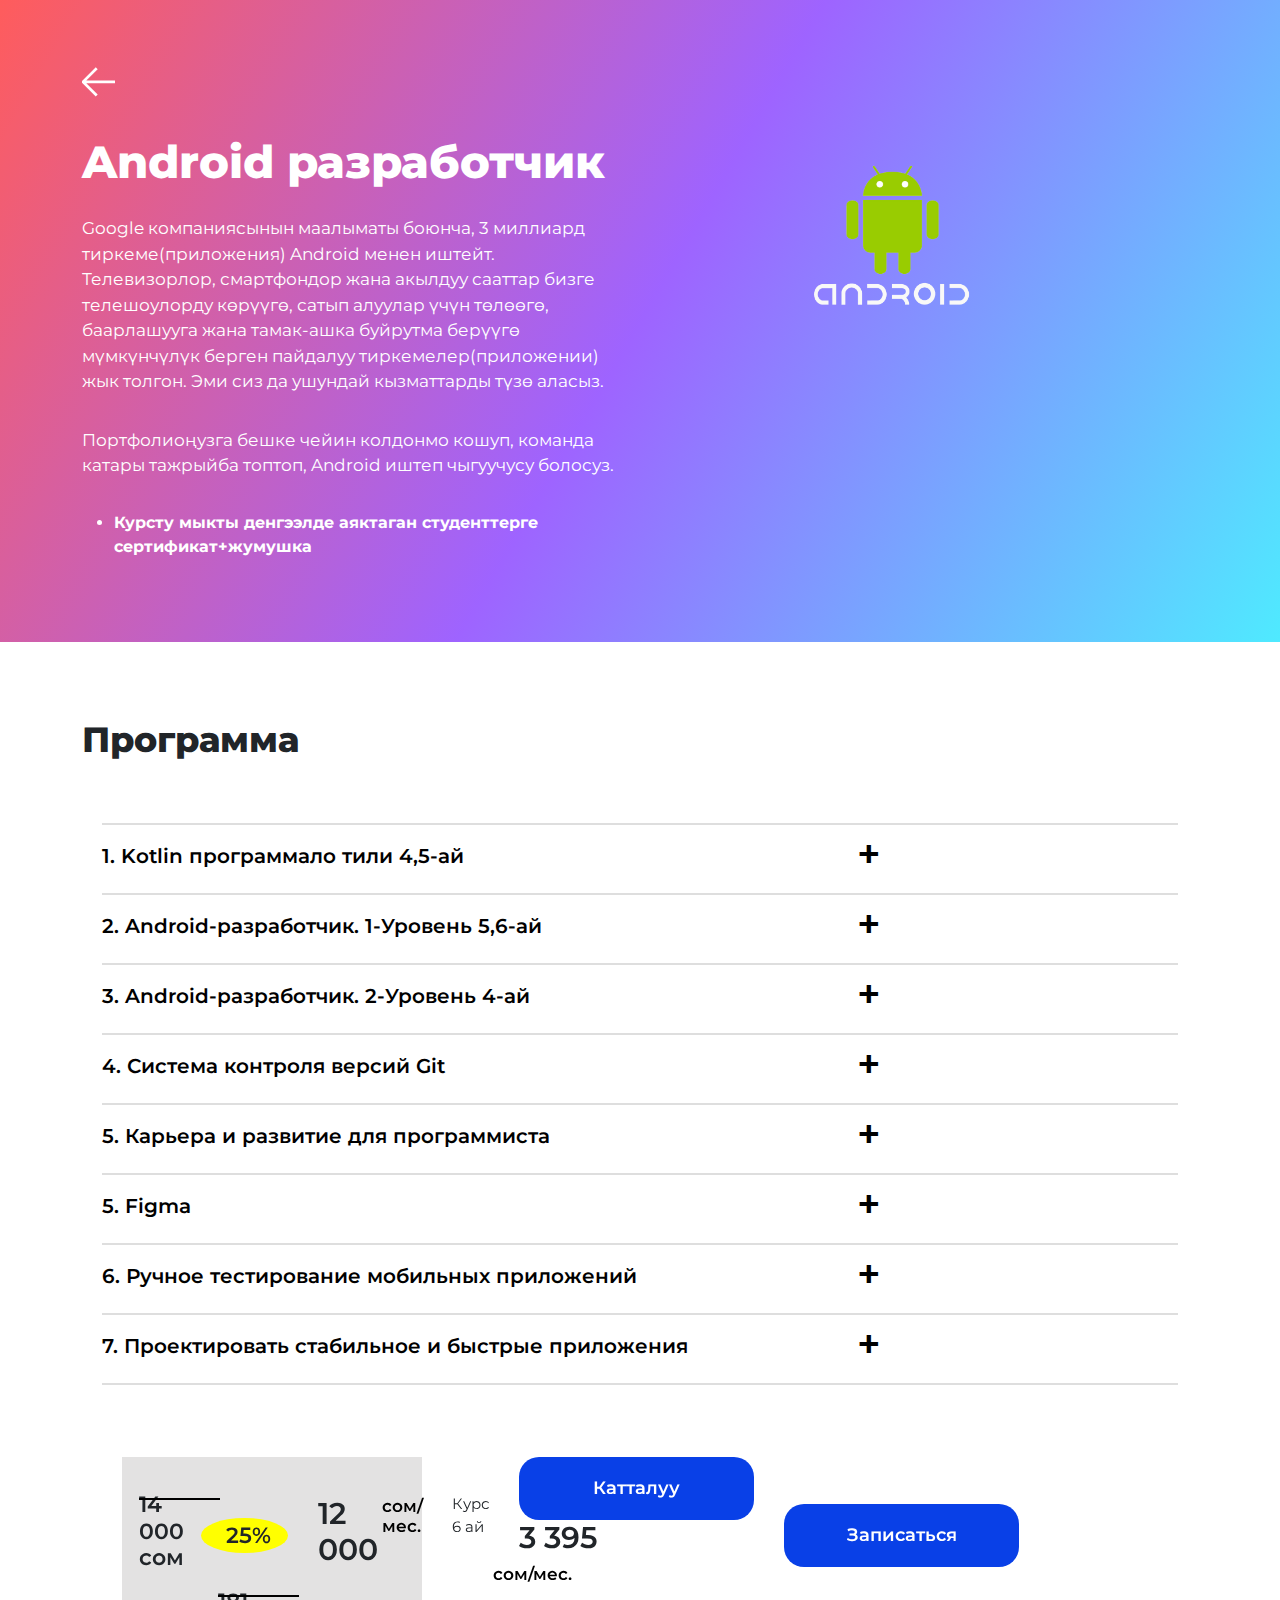
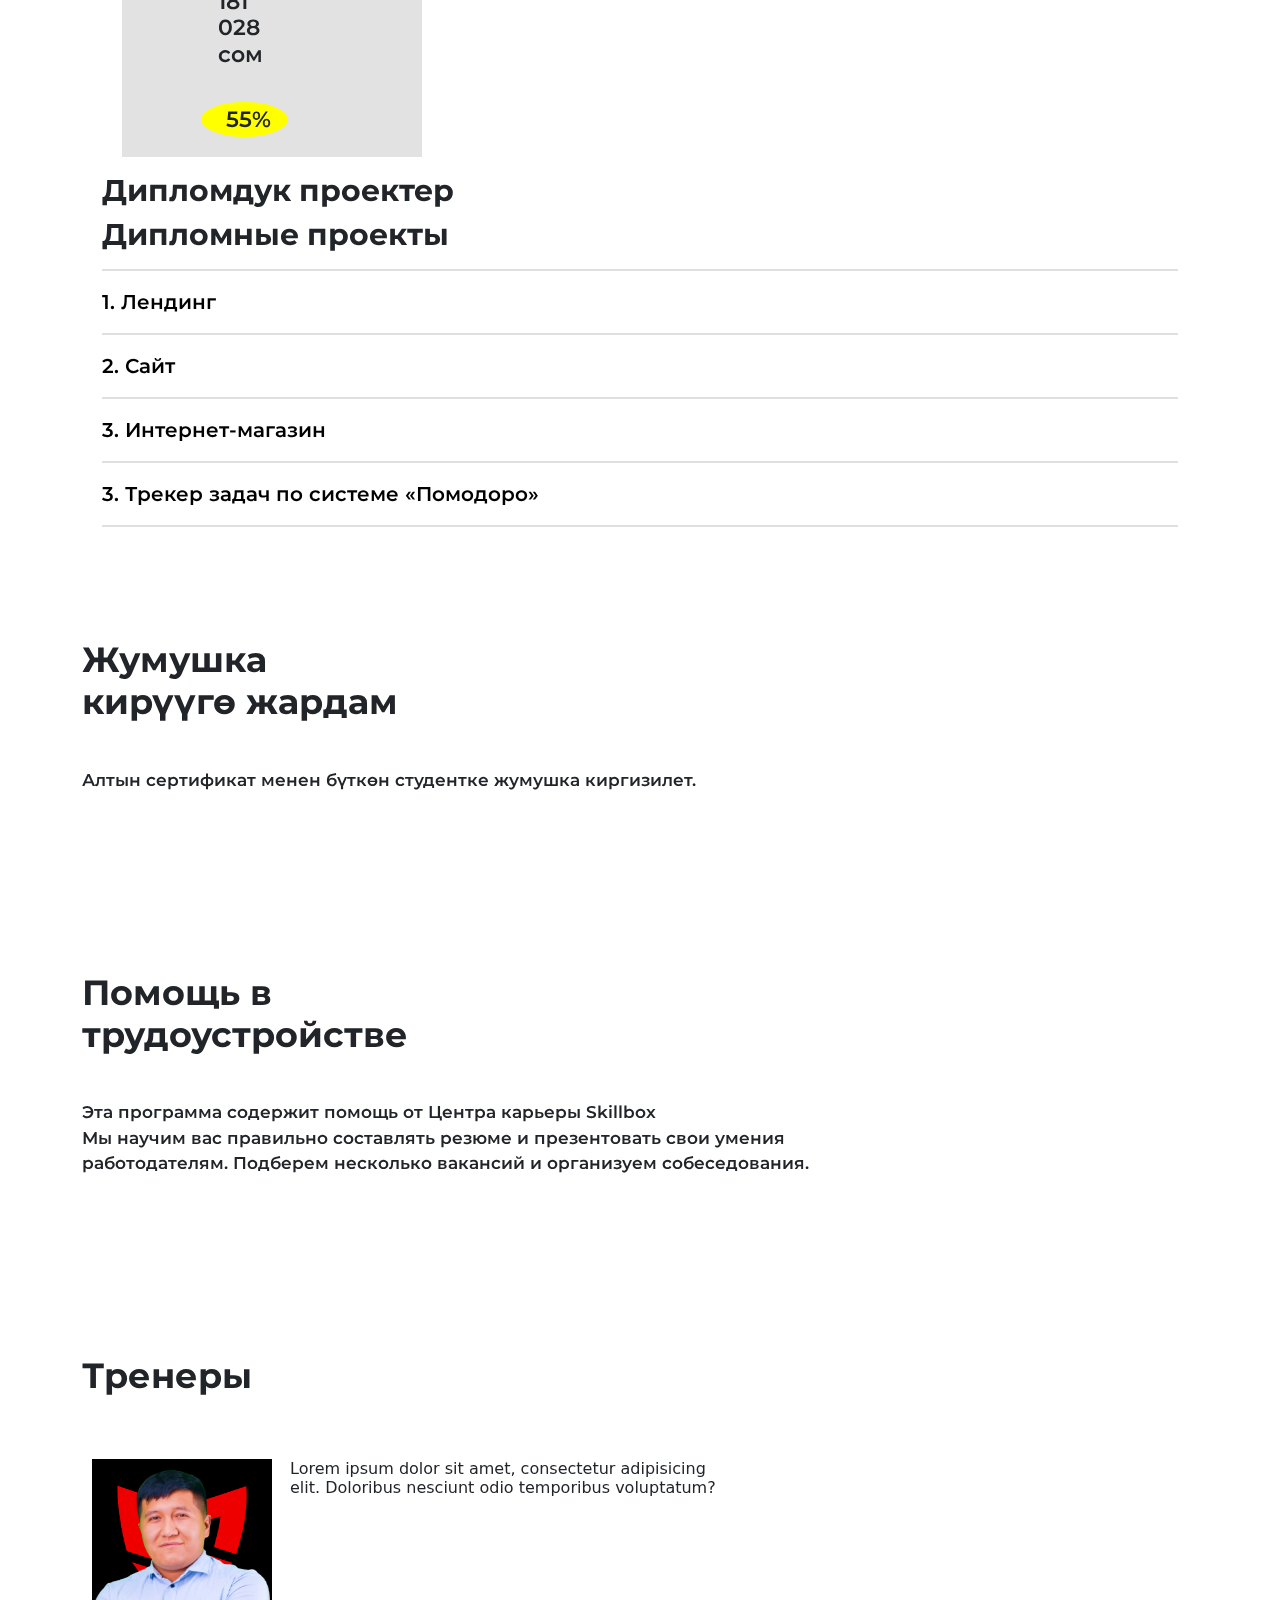
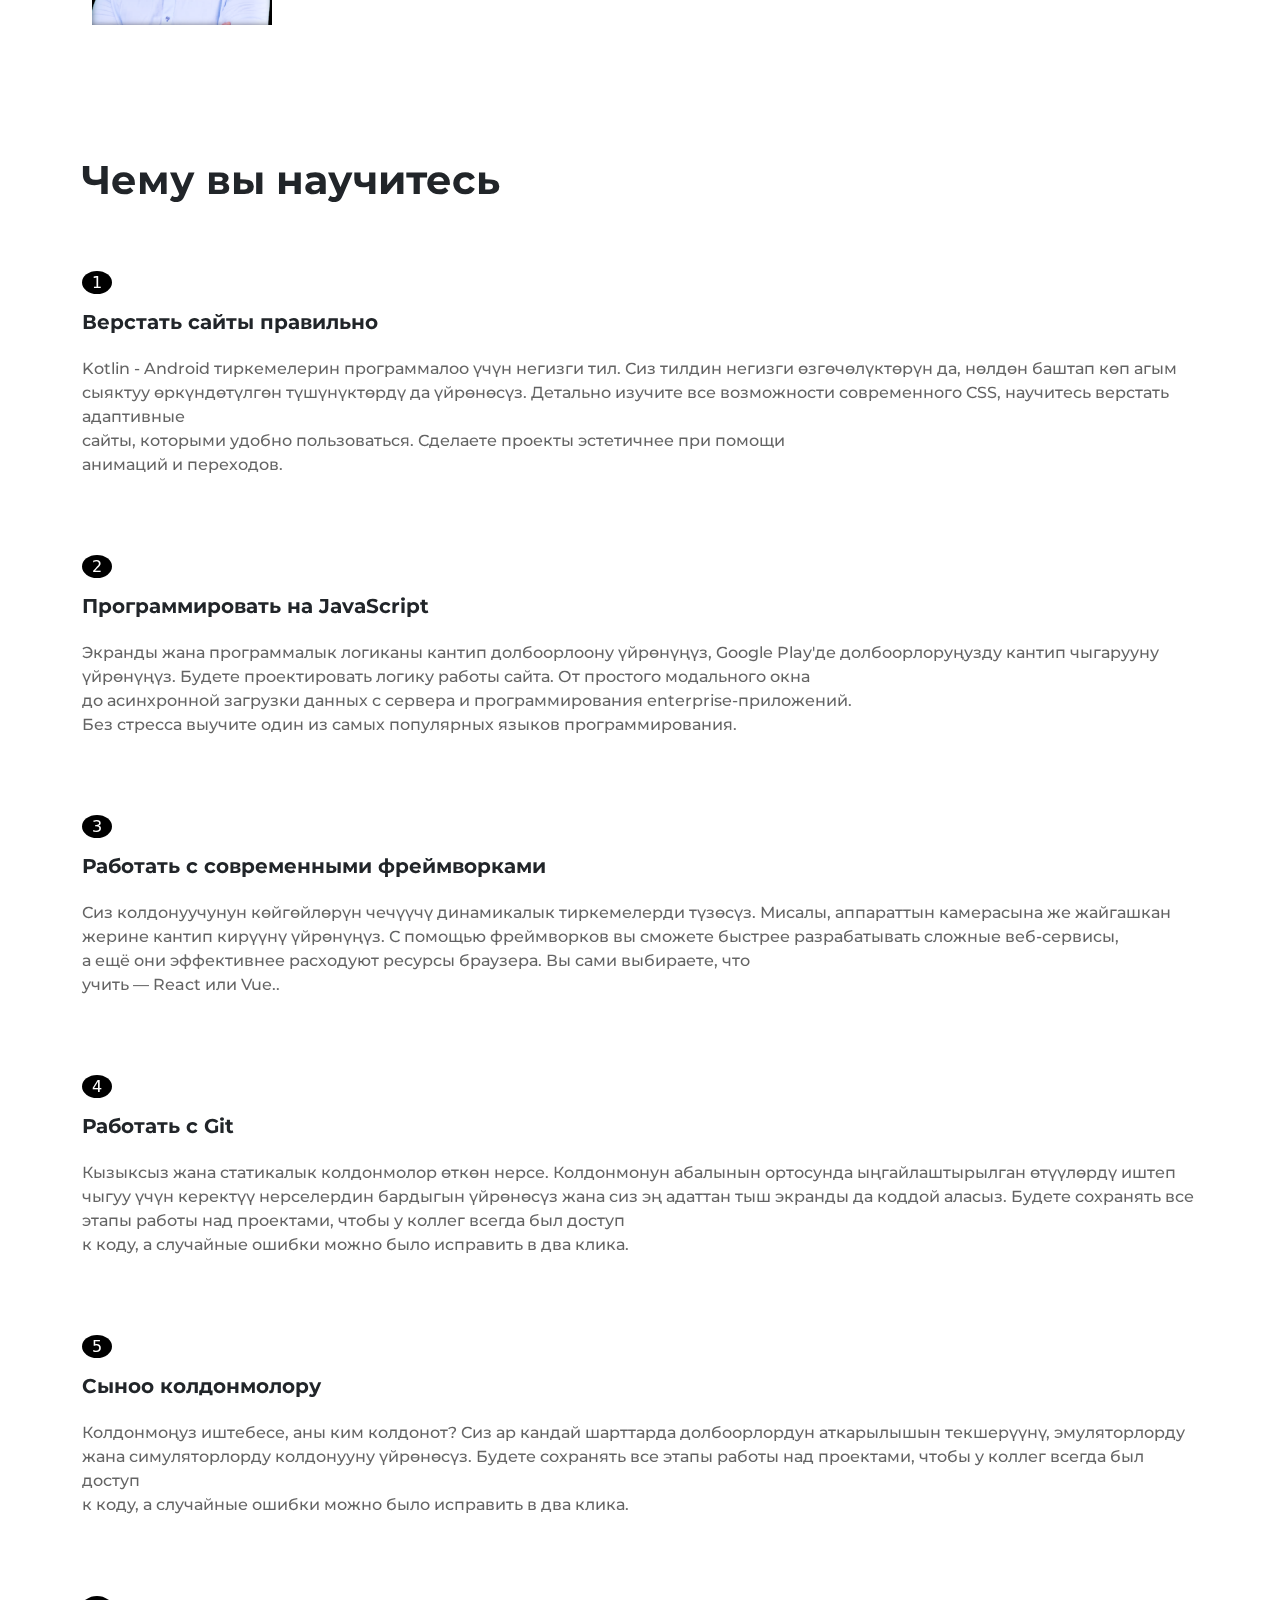
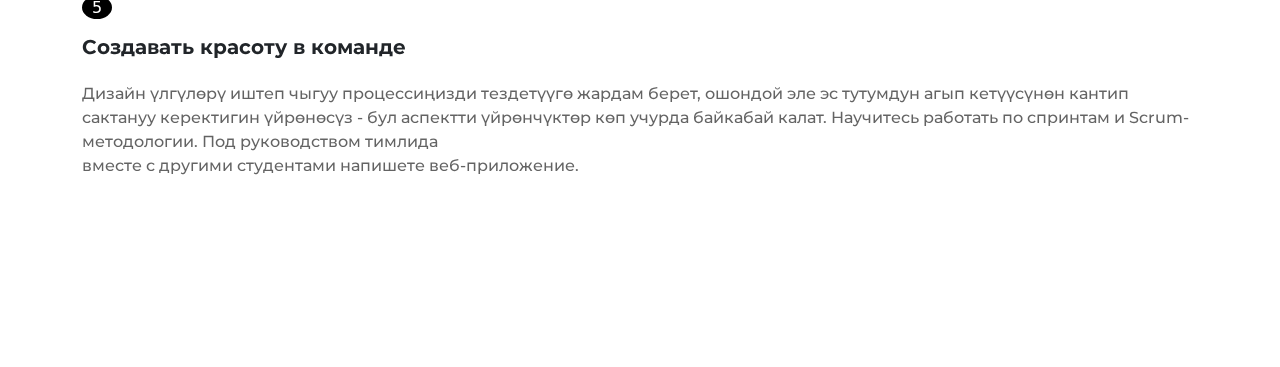
<file: android.html>
<!doctype html>
<html lang="en">
<head>
    <meta charset="UTF-8">
    <meta name="viewport"
          content="width=device-width, user-scalable=no, initial-scale=1.0, maximum-scale=1.0, minimum-scale=1.0">
    <meta http-equiv="X-UA-Compatible" content="ie=edge">
    <title>Document</title>
    <link rel="shortcut icon" href="./img/logo_title.svg" type="image/svg"/>
    <link href="https://fonts.googleapis.com/css2?family=Barlow:wght@200;300;400;500;600;700;800&family=Montserrat+Alternates:wght@300;500;600;700&family=Montserrat:wght@100;200;300;400;500;600;700;800;900&family=Open+Sans:wght@400;700&family=Poppins:wght@100;200;300;400;500;600;700&display=swap"
          rel="stylesheet"/>
    <link rel="stylesheet" href="css/all.min.css"/>
    <link rel="stylesheet" href="css/bootstrap.min.css"/>
    <link rel="stylesheet" href="css/front.css"/>
    <link rel="stylesheet" href="css/front.media.css"/>
</head>
<body>
<header id="header">
    <div class="container">
        <div class="header">
            <div class="row">
                <div class="col-xxl-6 col-xl-6 col-lg-6 col-md-12 col-sm-12">
                    <a href="index.html"
                    ><img src="./img/icons-left.svg" alt="" class="header--icons"
                    /></a>
                    <h1 class="header--title">Android разработчик</h1>
                    <p class="header--title2">
                        Google компаниясынын маалыматы боюнча, 3 миллиард
                        тиркеме(приложения) Android менен иштейт. Телевизорлор,
                        смартфондор жана акылдуу сааттар бизге телешоулорду көрүүгө,
                        сатып алуулар үчүн төлөөгө, баарлашууга жана тамак-ашка буйрутма
                        берүүгө мүмкүнчүлүк берген пайдалуу тиркемелер(приложении) жык
                        толгон. Эми сиз да ушундай кызматтарды түзө аласыз.
                    </p>
                    <p class="header--title2">
                        Портфолиоңузга бешке чейин колдонмо кошуп, команда катары
                        тажрыйба топтоп, Android иштеп чыгуучусу болосуз.
                    </p>
                    <ul>
                        <li class="header--title3">Курсту мыкты денгээлде аяктаган студенттерге сертификат+жумушка</li>
                    </ul>
                </div>
                <div class="col-xxl-6 col-xl-6 col-lg-6 col-md-12 col-sm-12">
                    <img src="./img/android.png" alt="" class="header--img"/>
                </div>
            </div>
        </div>
    </div>
</header>

<section id="hero">
    <div class="container">
        <div class="hero">
            <div>
                <h1 class="hero--program">Программа</h1>
            </div>

            <div class="row site">
                <div class="col-xxl-9 col-xl-12 col-lg-12 col-md-12 col-sm-12">
                    <div class="accordion-body">
                        <div class="accordion">
                            <hr/>
                            <div class="plus">
                                <div class="label">1. Kotlin программало тили 4,5-ай</div>

                                <h2 class="content">
                                    <ul>
                                        <li>Переменные.</li>
                                        <li>Функции.</li>
                                        <li>Условия и циклы.</li>
                                        <li>Коллекции.</li>
                                        <li>Объекты.</li>
                                        <li>ООП.</li>
                                        <li>Сравнение типов.</li>
                                        <li>Исключения.</li>
                                        <li>Корутины.</li>
                                    </ul>
                                </h2>
                            </div>
                            <hr/>
                            <div class="plus">
                                <div class="label">2. Android-разработчик. 1-Уровень 5,6-ай</div>
                                <h2 class="content">
                                    <ul>
                                        <li>Введение в профессию</li>
                                        <li>Начало работы</li>
                                        <li>Вёрстка</li>
                                        <li>Компоненты</li>
                                        <li>ConstraintLayout</li>
                                        <li>Ресурсы проекта</li>
                                        <li>Экраны приложения</li>
                                        <li>Анимация</li>
                                        <li>Локализация приложений</li>
                                        <li>Жизненный цикл</li>
                                        <li>Основы хранения данных</li>
                                        <li>Архитектура презентационного слоя</li>
                                        <li>Работа с сетью (Retrofit)</li>
                                        <li>Работа с БД (Room)</li>
                                        <li>Работа с массивами данных</li>
                                        <li>Работа с защищёнными разделами ОС</li>
                                        <li>Работа с локацией</li>
                                        <li>Firebase</li>
                                    </ul>
                                </h2>
                            </div>
                            <hr/>
                            <div class="plus">
                                <div class="label">3. Android-разработчик. 2-Уровень 4-ай</div>
                                <h2 class="content">
                                    <ul>
                                        <li>Создаём собственные View и анимации.</li>
                                        <li>Работа со списками.</li>
                                        <li>Declarative UI.</li>
                                        <li>Выполнение задач в фоновом режиме: практика.</li>
                                        <li>Продвинутое внедрение зависимостей (dependency injection). Dagger 2.</li>
                                        <li>Паттерны построения приложения.</li>
                                        <li>Паттерны презентационного слоя.</li>
                                        <li>Тестирование.</li>
                                        <li>Выход приложения.</li>
                                        <li>Утечки памяти и статические анализаторы.</li>
                                        <li>Code review на продвинутом уровне.</li>
                                        <li>RxJava. Основы.</li>
                                        <li>RxJava. Часть 2. Операторы.</li>
                                    </ul>
                                </h2>
                            </div>
                            <hr/>
                            <div class="plus">
                                <div class="label">4. Система контроля версий Git</div>
                                <h2 class="content">
                                    <ul>
                                        <li>Версии программного кода.</li>
                                        <li>Установка Git.</li>
                                        <li>Индекс и частичные коммиты.</li>
                                        <li>Сравнение версий.</li>
                                        <li>Отмена изменений и откат версий.</li>
                                        <li>Репозитории и коллективная работа.</li>
                                        <li>Ветки — создание и управление.</li>
                                        <li>Слияние и разрешение конфликтов.</li>
                                        <li>Полезные инструменты..</li>
                                        <li>Правила работы с Git.</li>
                                    </ul>
                                </h2>
                            </div>
                            <hr/>
                            <div class="plus">
                                <div class="label">5. Карьера и развитие для программиста</div>
                                <h2 class="content">
                                    <ul>
                                        <li>Что нужно работодателю?</li>
                                        <li>Как создавать резюме и искать работу.</li>
                                        <li>Как успешно пройти собеседование.</li>
                                        <li>Как пройти испытательный срок.</li>
                                    </ul>
                                </h2>
                            </div>
                            <hr/>
                            <div class="plus">
                                <div class="label">5. Figma</div>
                                <h2 class="content">
                                    <ul>
                                        <li>Введение в Figma. Обзор возможностей.</li>
                                        <li>Работа с графикой.</li>
                                        <li>Редактор Figma — модульные сетки и монтажные области.</li>
                                        <li>Создание и настройка компонентов, работа с эффектами.</li>
                                        <li>Создание вложенных компонентов. Auto Layout.</li>
                                        <li>Организация рабочего пространства компонентов и стилей. Командная работа,
                                            контроль версий и передача макетов в разработку.
                                        </li>
                                        <li>Прототипирование.</li>
                                        <li>Figma Animate.</li>
                                        <li>Бонус-модуль. Обзор и применение Figma plugins.</li>
                                    </ul>
                                </h2>
                            </div>
                            <hr/>
                            <div class="plus">
                                <div class="label">6. Ручное тестирование мобильных приложений</div>
                                <h2 class="content">
                                    <ul>
                                        <li>Тестирование мобильных приложений.</li>
                                        <li>Общее знакомство с темой.</li>
                                        <li>Ориентация и экраны.</li>
                                        <li>Эмуляторы и симуляторы.</li>
                                        <li>Сборка приложений и продвинутые функции Android Studio и XCode.</li>
                                        <li>GPS и батарея.</li>
                                        <li>Связь.</li>
                                        <li>Скриншоты и логи.</li>
                                        <li>Информация о дипломном проекте.</li>
                                    </ul>
                                </h2>
                            </div>
                            <hr/>
                            <div class="plus">
                                <div class="label">7. Проектировать стабильное и быстрые приложения</div>
                                <h2 class="content">
                                    <ul>
                                        <li>Версии программного кода.</li>
                                        <li>Установка Git.</li>
                                        <li>Индекс и частичные коммиты.</li>
                                        <li>Сравнение версий.</li>
                                        <li>Отмена изменений и откат версий.</li>
                                        <li>Репозитории и коллективная работа.</li>
                                        <li>Ветки — создание и управление.</li>
                                        <li>Слияние и разрешение конфликтов.</li>
                                        <li>Полезные инструменты..</li>
                                        <li>Правила работы с Git.</li>
                                    </ul>
                                </h2>
                                <hr/>
                            </div>
                        </div>
                    </div>
                </div>

                <div class="col-xxl-3 col-xl-12 col-lg-12 col-md-12 col-sm-12 site2">
                    <div class="hero--square">
                        <div class="d-flex align-items-center justify-content-around">
                            <h1 class="hero--som">14 000 сом</h1>
                            <div class="hero--square2">
                                <h2 class="hero--som2">25%</h2>
                                <h1 class="hero--som">181 028 сом</h1>
                                <div class="hero--square2">
                                    <h2 class="hero--som2">55%</h2>
                                </div>
                            </div>

                            <div class="d-flex hero--mes">
                                <h1 class="hero--month">12 000</h1>
                                <h5 class="hero--month2">сом/мес.</h5>
                            </div>
                            <div>
                                <p class="hero--onthe">Курс 6 ай</p>
                            </div>
                            <div>
                                <button class="hero--btn">Катталуу</button>
                                <h1 class="hero--month">3 395</h1>
                                <h5 class="hero--month2">сом/мес.</h5>
                            </div>
                            <div>
                                <button class="hero--btn">Записаться</button>
                            </div>
                        </div>
                    </div>
                    <div class="hero--block__square">
                        <div class="hero--block">
                            <div class="hero--block2">
                                <img src="./img/x2.png" alt="" class="hero--btn__close"/>
                            </div>
                            <label class="hero--input--ob">
                                <input type="text" placeholder="Имя" class="hero--input"/>

                                <input type="number" placeholder="Телефон" class="hero--input2"/>

                                <input type="email" placeholder="Электронная почта" class="hero--input3"/>
                            </label>
                            <h6 class="hero--agreement">
                                Баскычты басуу менен мен маалыматты иштетүүгө макулмун
                            </h6>
                            <h6>
                                <button class="hero--forma--btn">Жөнөтүү</button>
                                Нажимая на кнопку, я соглашаюсь на обработку персональных
                                данных и с правилами пользования Платформой
                                Нажимая на кнопку, я соглашаюсь на обработку персональных
                                данных и с правилами пользования Платформой
                            </h6>
                            <button class="hero--forma--btn">Отправить</button>
                        </div>
                    </div>


                    <span class="row hero--bottom">
							<div class="col-xxl-9 col-xl-12 col-lg-12 col-md-12 col-sm-12 help">
								<div class="accordion-body">
									<div class="accordion">
										<h1 class="hero--item">Дипломдук проектер</h1>

                                        <h1 class="hero--item">Дипломные проекты</h1>
										<hr/>
										<div class="plus">
											<div class="label2">1. Лендинг</div>
										</div>
										<hr/>
										<div class="plus">
											<div class="label2">2. Сайт</div>
										</div>
										<hr/>
										<div class="plus">
											<div class="label2">3. Интернет-магазин</div>
										</div>

										<hr/>
										<div class="plus">
											<div class="label2">
												3. Трекер задач по системе «Помодоро»
											</div>
										</div>
										<hr/>
									</div>
								</div>
							</div>
							<div class="col-xxl-9 col-xl-12 col-lg-12 col-md-12 col-sm-12">
								<h1 class="help2">Жумушка <br>кирүүгө жардам</h1>
								<p class="help3">
									Алтын сертификат менен бүткөн студентке жумушка киргизилет.
                                <h1 class="help2">Помощь в <br/>трудоустройстве</h1>
								<p class="help3">
									Эта программа содержит помощь от Центра карьеры Skillbox
									<br/>
									Мы научим вас правильно составлять резюме и презентовать свои
									умения <br/>работодателям. Подберем несколько вакансий и
									организуем собеседования.
                                 </p>
							</div>
							<div class="col-xxl-9 col-xl-12 col-lg-12 col-md-12 col-sm-12">
								<h1 class="help2">Тренеры</h1>
								<div class="row">
									<span class="d-flex dolor2">
										<img src="./img/and.png" alt="" class="hero--img"/>
										<h6 class="lorem">
											Lorem ipsum dolor sit amet, consectetur adipisicing
											<br/>elit. Doloribus nesciunt odio temporibus voluptatum?
										</h6>
									</span>
								</div>
							</div>
							<div class="col-xxl-9 col-xl-12 col-lg-12 col-md-12 col-sm-12">
								<div>
									<h1 class="you">Чему вы научитесь</h1>
								</div>
								<div>
									<span class="one">1</span>
									<h2 class="one2">Верстать сайты правильно</h2>
									<p class="one3">
										Kotlin - Android тиркемелерин программалоо үчүн негизги тил. Сиз тилдин негизги өзгөчөлүктөрүн да, нөлдөн баштап көп агым сыяктуу өркүндөтүлгөн түшүнүктөрдү да үйрөнөсүз.
										Детально изучите все возможности современного CSS, научитесь
										верстать адаптивные <br/>сайты, которыми удобно
										пользоваться. Сделаете проекты эстетичнее при помощи
										<br/>анимаций и переходов.
									</p>
								</div>

								<div>
									<span class="one"> 2</span>
									<h2 class="one2">Программировать на JavaScript</h2>
									<p class="one3">
										Экранды жана программалык логиканы кантип долбоорлоону үйрөнүңүз, Google Play'де долбоорлоруңузду кантип чыгарууну үйрөнүңүз.
                                        Будете проектировать логику работы сайта. От простого
										модального окна <br/>до асинхронной загрузки данных с
										сервера и программирования enterprise-приложений. <br/>Без
										стресса выучите один из самых популярных языков
										программирования.
									</p>
								</div>

								<div>
									<span class="one">3</span>
									<h2 class="one2">Работать с современными фреймворками</h2>
									<p class="one3">
										Сиз колдонуучунун көйгөйлөрүн чечүүчү динамикалык тиркемелерди түзөсүз. Мисалы, аппараттын камерасына же жайгашкан жерине кантип кирүүнү үйрөнүңүз.
                                        С помощью фреймворков вы сможете быстрее разрабатывать
										сложные веб-сервисы, <br/>а ещё они эффективнее расходуют
										ресурсы браузера. Вы сами выбираете, что <br/>учить &#151;
										React или Vue..
									</p>
								</div>

								<div>
									<span class="one">4</span>
									<h2 class="one2">Работать с Git</h2>
									<p class="one3">
										Кызыксыз жана статикалык колдонмолор өткөн нерсе. Колдонмонун абалынын ортосунда ыңгайлаштырылган өтүүлөрдү иштеп чыгуу үчүн керектүү нерселердин бардыгын үйрөнөсүз жана сиз эң адаттан тыш экранды да коддой аласыз.
										Будете сохранять все этапы работы над проектами, чтобы у
										коллег всегда был доступ <br/>к коду, а случайные ошибки
										можно было исправить в два клика.
									</p>
								</div>

								<div>
									<span class="one">5</span>
									<h2 class="one2">Сыноо колдонмолору</h2>
									<p class="one3">
										Колдонмоңуз иштебесе, аны ким колдонот? Сиз ар кандай шарттарда долбоорлордун аткарылышын текшерүүнү, эмуляторлорду жана симуляторлорду колдонууну үйрөнөсүз.
										Будете сохранять все этапы работы над проектами, чтобы у
										коллег всегда был доступ <br/>к коду, а случайные ошибки
										можно было исправить в два клика.
									</p>
								</div>

								<div>
									<span class="one">5</span>
									<h2 class="one2">Создавать красоту в команде</h2>
									<p class="one3">
										Дизайн үлгүлөрү иштеп чыгуу процессиңизди тездетүүгө жардам берет, ошондой эле эс тутумдун агып кетүүсүнөн кантип сактануу керектигин үйрөнөсүз - бул аспектти үйрөнчүктөр көп учурда байкабай калат.
										Научитесь работать по спринтам и Scrum-методологии. Под
										руководством тимлида <br/>вместе с другими студентами
										напишете веб-приложение.
									</p>
								</div>
							</div>
						</span>
                </div>
            </div>
        </div>
    </div>
</section>

<script src="js/bootstrap.min.js"></script>
<script src="js/all.min.js"></script>
<script src="js/front.js"></script>

</body>
</html>
</file>
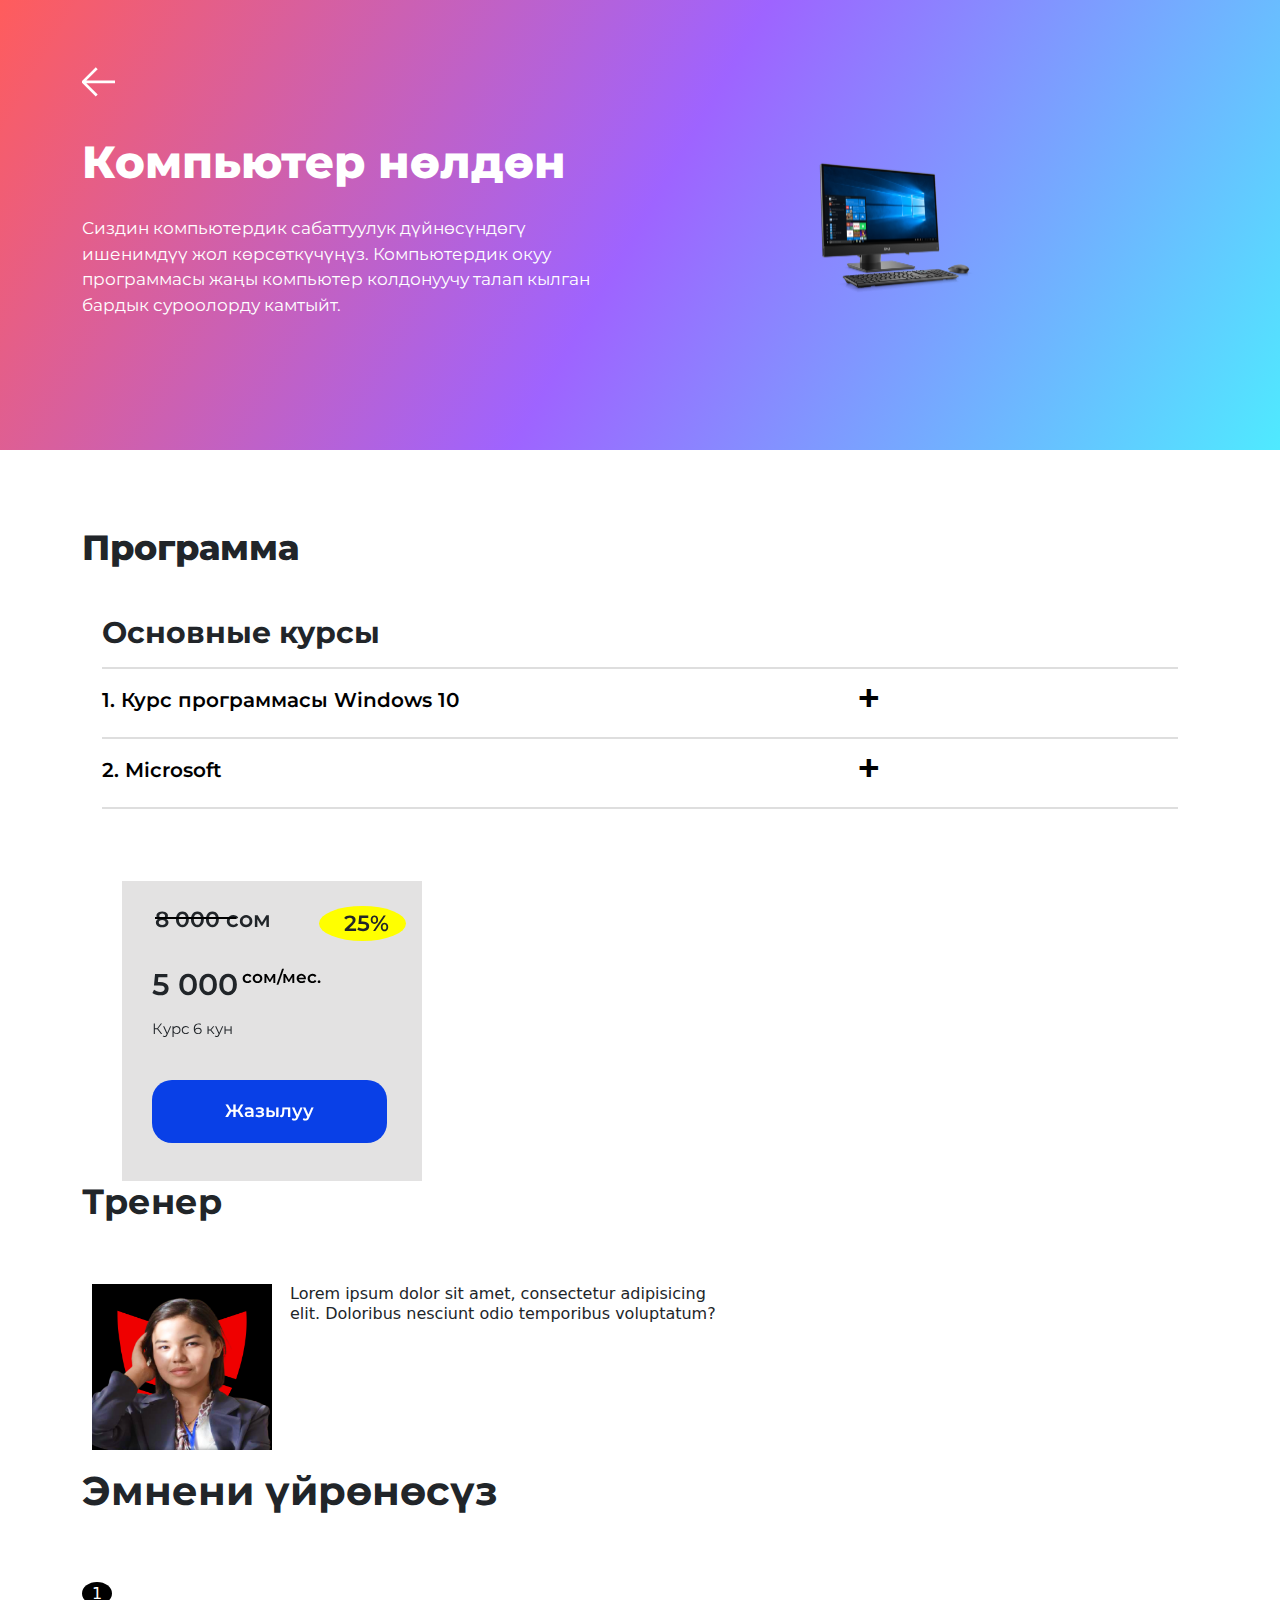
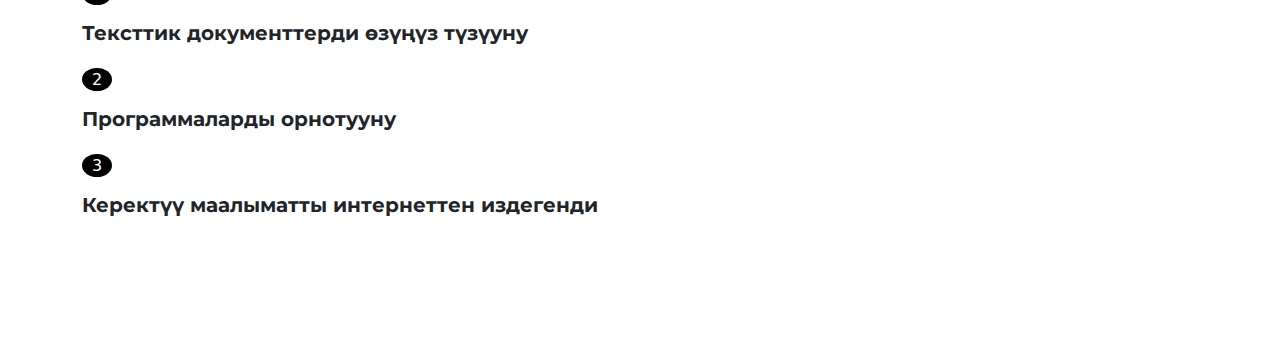
<file: comp.html>
<!DOCTYPE html>
<html lang="en">
<head>
    <meta charset="UTF-8"/>
    <meta
            name="viewport"
            content="width=device-width, user-scalable=no, initial-scale=1.0, maximum-scale=1.0, minimum-scale=1.0"
    />
    <meta http-equiv="X-UA-Compatible" content="ie=edge"/>
    <title>MOTION WEB LLC</title>
    <link rel="shortcut icon" href="./img/logo_title.svg" type="image/svg"/>

    <link
            href="https://fonts.googleapis.com/css2?family=Barlow:wght@200;300;400;500;600;700;800&family=Montserrat+Alternates:wght@300;500;600;700&family=Montserrat:wght@100;200;300;400;500;600;700;800;900&family=Open+Sans:wght@400;700&family=Poppins:wght@100;200;300;400;500;600;700&display=swap"
            rel="stylesheet"
    />
    <link rel="stylesheet" href="css/all.min.css"/>
    <link rel="stylesheet" href="css/bootstrap.min.css"/>
    <link rel="stylesheet" href="css/front.css"/>
    <link rel="stylesheet" href="css/front.media.css"/>
</head>
<body>
<header id="header">
    <div class="container">
        <div class="header">
            <div class="row">
                <div class="col-xxl-6 col-xl-6 col-lg-6 col-md-12 col-sm-12">
                    <a href="index.html"
                    ><img src="./img/icons-left.svg" alt="" class="header--icons"
                    /></a>
                    <h1 class="header--title">Компьютер нөлдөн</h1>
                    <p class="header--title2">
                        Сиздин компьютердик сабаттуулук дүйнөсүндөгү ишенимдүү жол
                        көрсөткүчүңүз. Компьютердик окуу программасы жаңы компьютер
                        колдонуучу талап кылган бардык суроолорду камтыйт.
                    </p>
                </div>
                <div class="col-xxl-6 col-xl-6 col-lg-6 col-md-12 col-sm-12">
                    <img src="./img/comp__img.png" alt="" class="header--img"/>
                </div>
            </div>
        </div>
    </div>
</header>

<section id="hero">
    <div class="container">
        <div class="hero">
            <div>
                <h1 class="hero--program">Программа</h1>
            </div>

            <div class="row site">
                <div class="col-xxl-9 col-xl-12 col-lg-12 col-md-12 col-sm-12">
                    <div class="accordion-body">
                        <div class="accordion">
                            <h1 class="hero--item">Основные курсы</h1>
                            <hr/>
                            <div class="plus">
                                <div class="label">1. Курс программасы Windows 10</div>

                                <h2 class="content">
                                    <ul>
                                        <li>Негизги компоненттер</li>
                                        <li>Интерфейсинин өзгөчөлүктөрүн</li>
                                        <li>Интернет</li>
                                        <li>Электрондук почта</li>
                                    </ul>
                                </h2>
                            </div>
                            <hr/>
                            <div class="plus">
                                <div class="label">2. Microsoft</div>
                                <h2 class="content">
                                    <ul>
                                        <li>Microsoft Excel</li>
                                        <li>Microsoft Word</li>
                                        <li>Microsoft PowerPoint</li>
                                    </ul>
                                </h2>
                            </div>
                            <hr/>
                        </div>
                    </div>
                </div>

                <div
                        class="col-xxl-3 col-xl-12 col-lg-12 col-md-12 col-sm-12 site2"
                >
                    <div class="hero--square">
                        <div class="d-flex align-items-center justify-content-around">
                            <h1 class="hero--som">8 000 сом</h1>
                            <div class="hero--square2">
                                <h2 class="hero--som2">25%</h2>
                            </div>
                        </div>

                        <div class="d-flex hero--mes">
                            <h1 class="hero--month">5 000</h1>
                            <h5 class="hero--month2">сом/мес.</h5>
                        </div>
                        <div>
                            <p class="hero--onthe">Курс 6 кун</p>
                        </div>
                        <div>
                            <button class="hero--btn">Жазылуу</button>
                        </div>
                    </div>
                </div>
                <div class="hero--block__square">
                    <div class="hero--block">
                        <div class="hero--block2">
                            <img src="./img/x2.png" alt="" class="hero--btn__close"/>
                        </div>
                        <label class="hero--input--ob">
                            <input type="text" placeholder="Имя" class="hero--input"/>

                            <input
                                    type="number"
                                    placeholder="Телефон"
                                    class="hero--input2"
                            />

                            <input
                                    type="email"
                                    placeholder="Электронная почта"
                                    class="hero--input3"
                            />
                        </label>
                        <h6 class="hero--agreement">
                            Нажимая на кнопку, я соглашаюсь на обработку персональных
                            данных и с правилами пользования Платформой
                        </h6>
                        <button class="hero--forma--btn">Жөнөтүү</button>
                    </div>
                </div>
                <span class="hero--bottom">
							<!-- <div
								class="col-xxl-9 col-xl-12 col-lg-12 col-md-12 col-sm-12 help"
							>
								<div class="accordion-body">
									<div class="accordion">
										<h1 class="hero--item">Дипломные проекты</h1>
										<hr />
										<div class="plus">
											<div class="label2">1. Лендинг</div>
										</div>
										<hr />
										<div class="plus">
											<div class="label2">2. Сайт</div>
										</div>
										<hr />
										<div class="plus">
											<div class="label2">3. Интернет-магазин</div>
										</div>

										<hr />
										<div class="plus">
											<div class="label2">
												3. Трекер задач по системе «Помодоро»
											</div>
										</div>
										<hr />
									</div>
								</div>
							</div> -->

                    <!-- <div class="col-xxl-9 col-xl-12 col-lg-12 col-md-12 col-sm-12">
                        <h1 class="help2">Помощь в <br />трудоустройстве</h1>
                        <p class="help3">
                            Эта программа содержит помощь от Центра карьеры Skillbox
                            <br />
                            Мы научим вас правильно составлять резюме и презентовать свои
                            умения <br />работодателям. Подберем несколько вакансий и
                            организуем собеседования.
                        </p>
                    </div> -->

							<div class="col-xxl-9 col-xl-12 col-lg-12 col-md-12 col-sm-12">
								<h1 class="help2">Тренер</h1>
								<div class="row">
									<span class="d-flex dolor1">
										<img src="./img/sai.png" alt="" class="hero--img"/>
										<h6 class="lorem">
											Lorem ipsum dolor sit amet, consectetur adipisicing
											<br/>elit. Doloribus nesciunt odio temporibus voluptatum?
										</h6>
									</span>
								</div>
							</div>

							<div class="col-xxl-9 col-xl-12 col-lg-12 col-md-12 col-sm-12">
								<div>
									<h1 class="you">Эмнени үйрөнөсүз</h1>
								</div>
								<div>
									<span class="one">1</span>
									<h2 class="one2">Тексттик документтерди өзүңүз түзүуну</h2>
								</div>

								<div>
									<span class="one"> 2</span>
									<h2 class="one2">Программаларды орнотууну</h2>
								</div>

								<div>
									<span class="one">3</span>
									<h2 class="one2">
										Керектүү маалыматты интернеттен издегенди
									</h2>
								</div>
							</div>
						</span>
            </div>
        </div>
    </div>
</section>

<script src="js/bootstrap.min.js"></script>
<script src="js/all.min.js"></script>
<script src="js/front.js"></script>
</body>
</html>
</file>
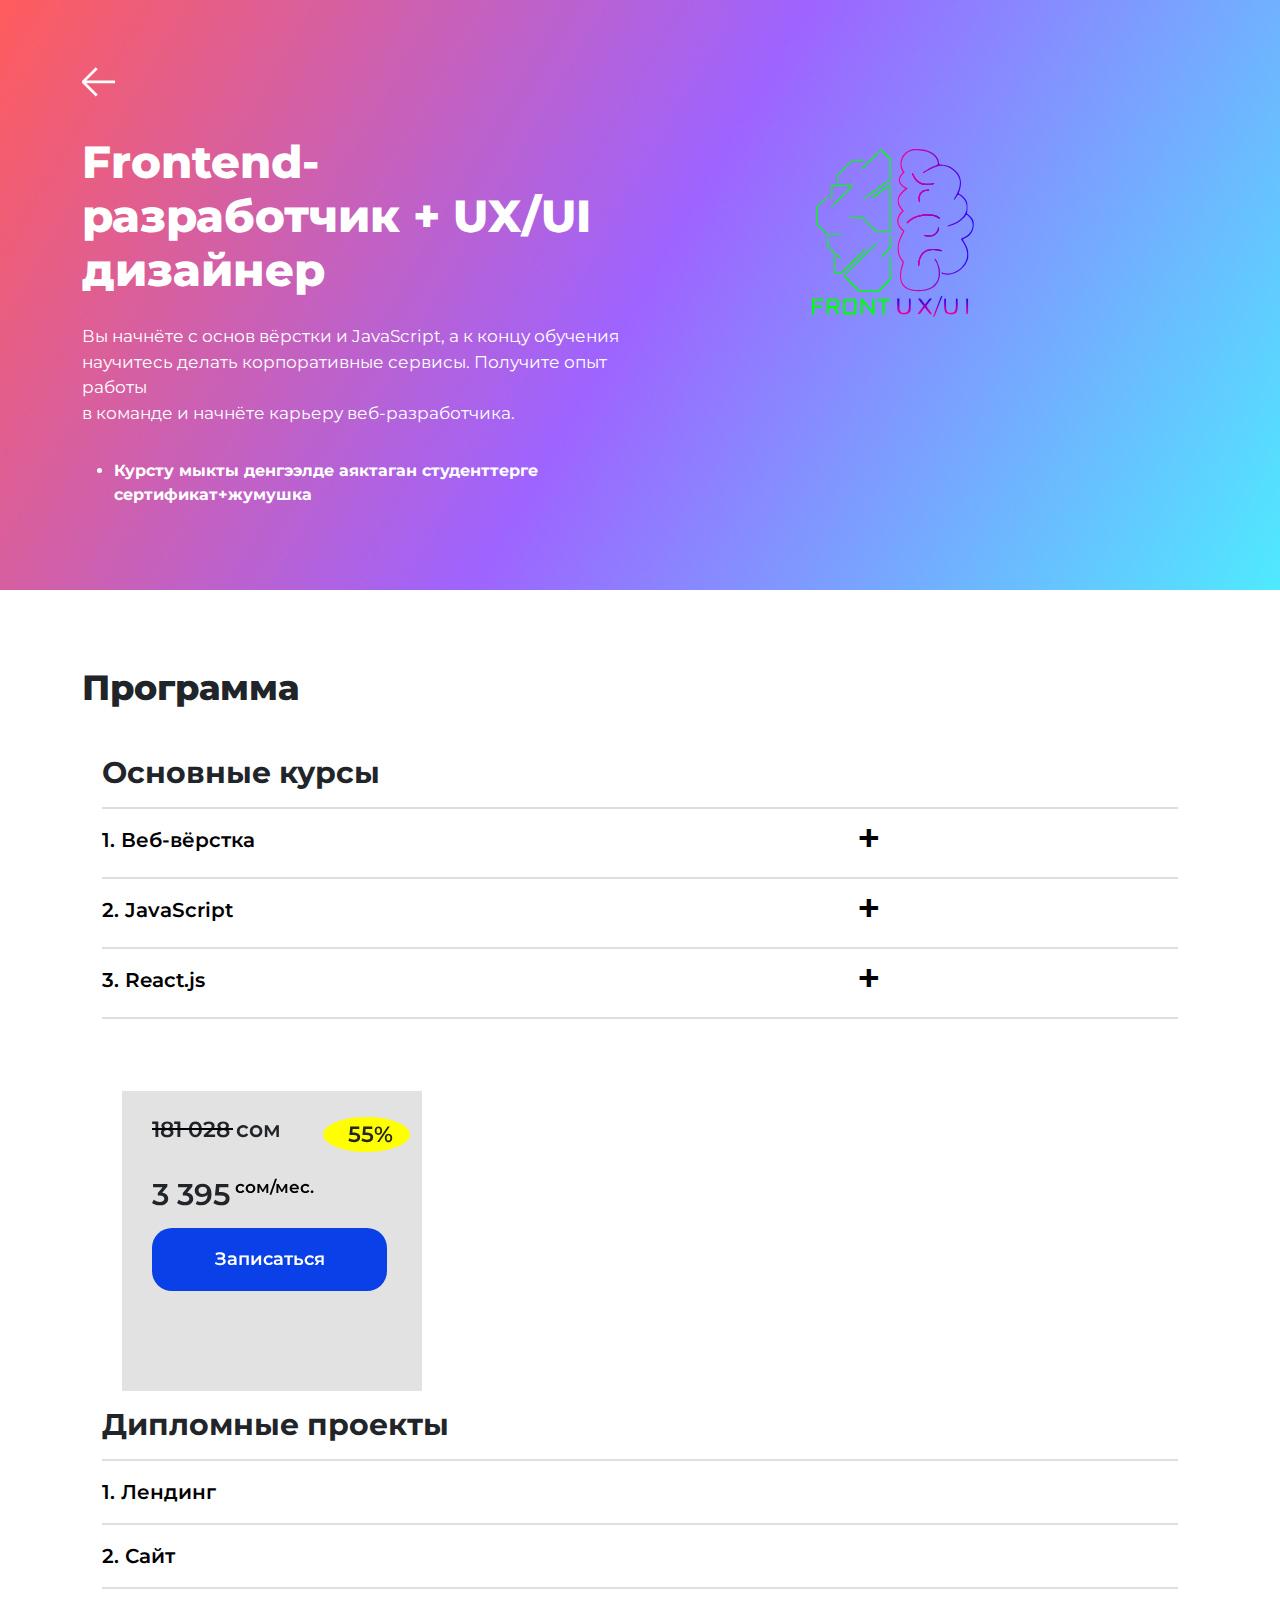
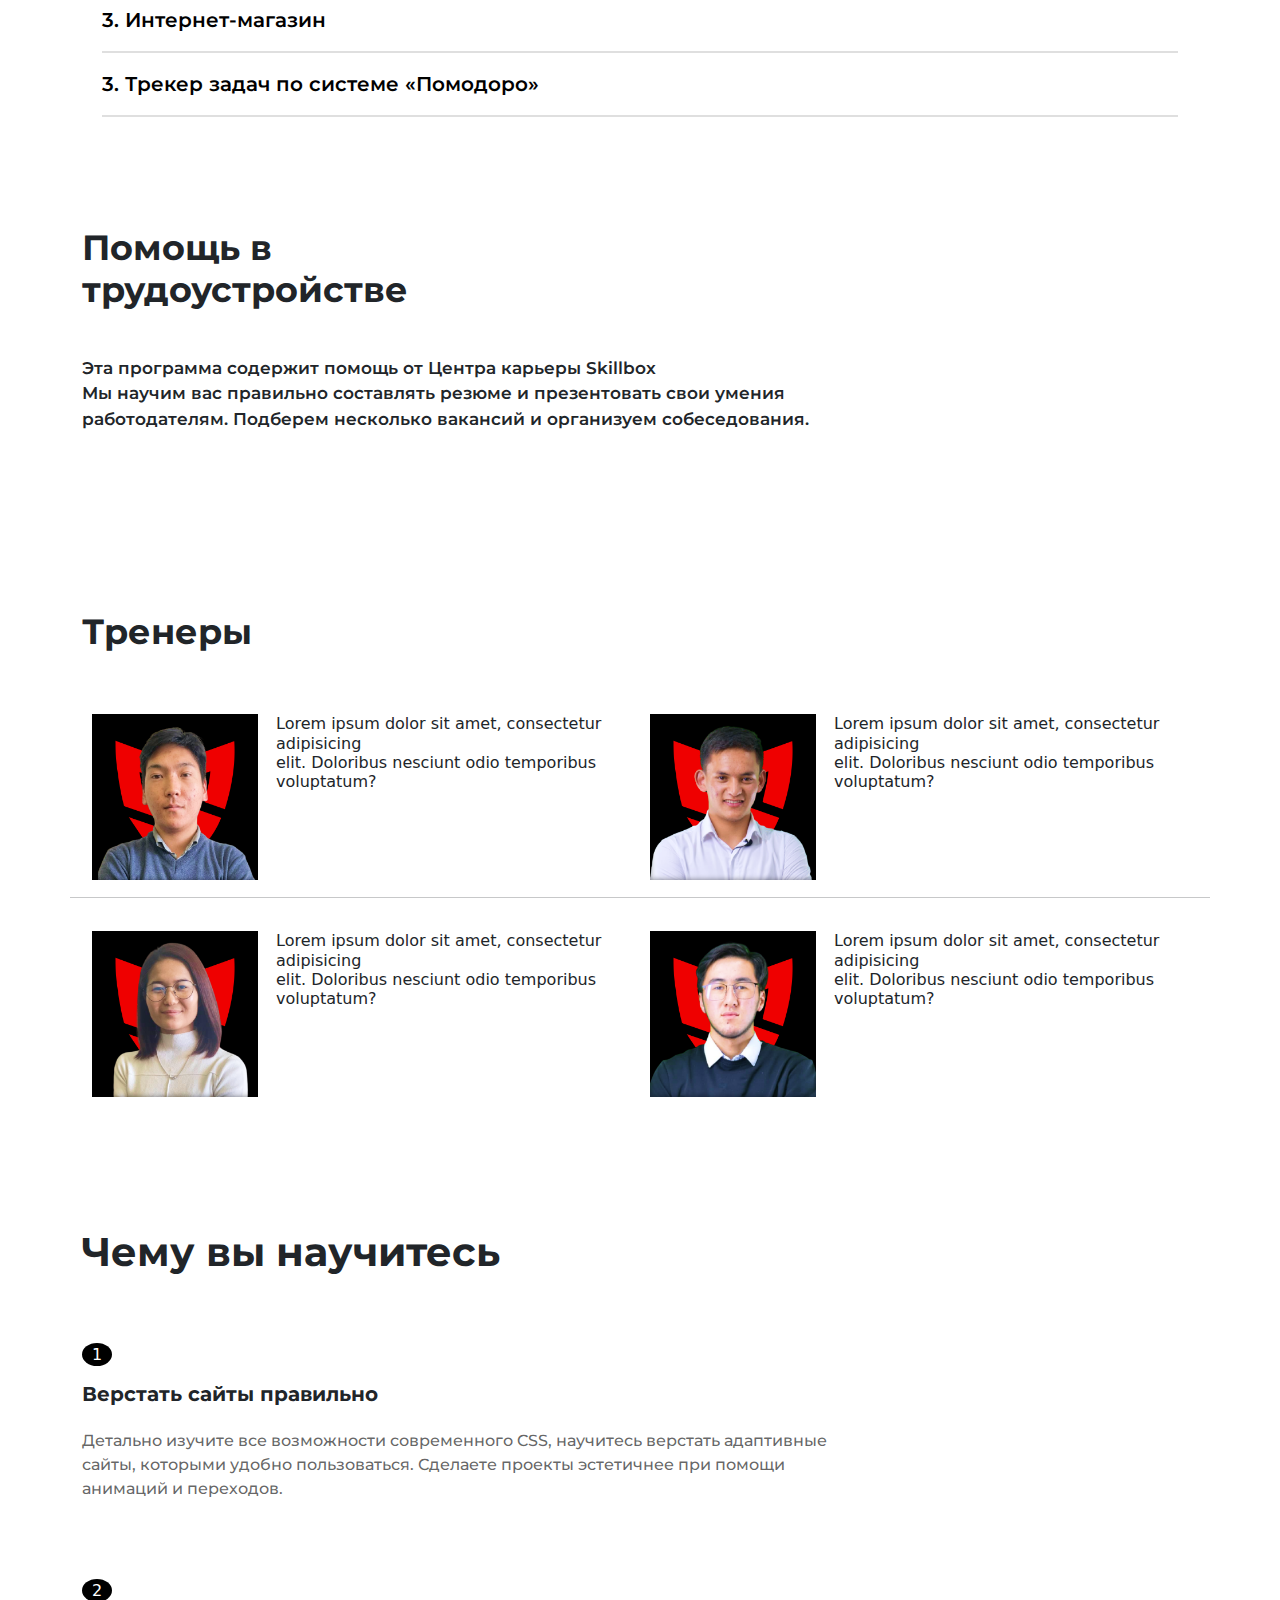
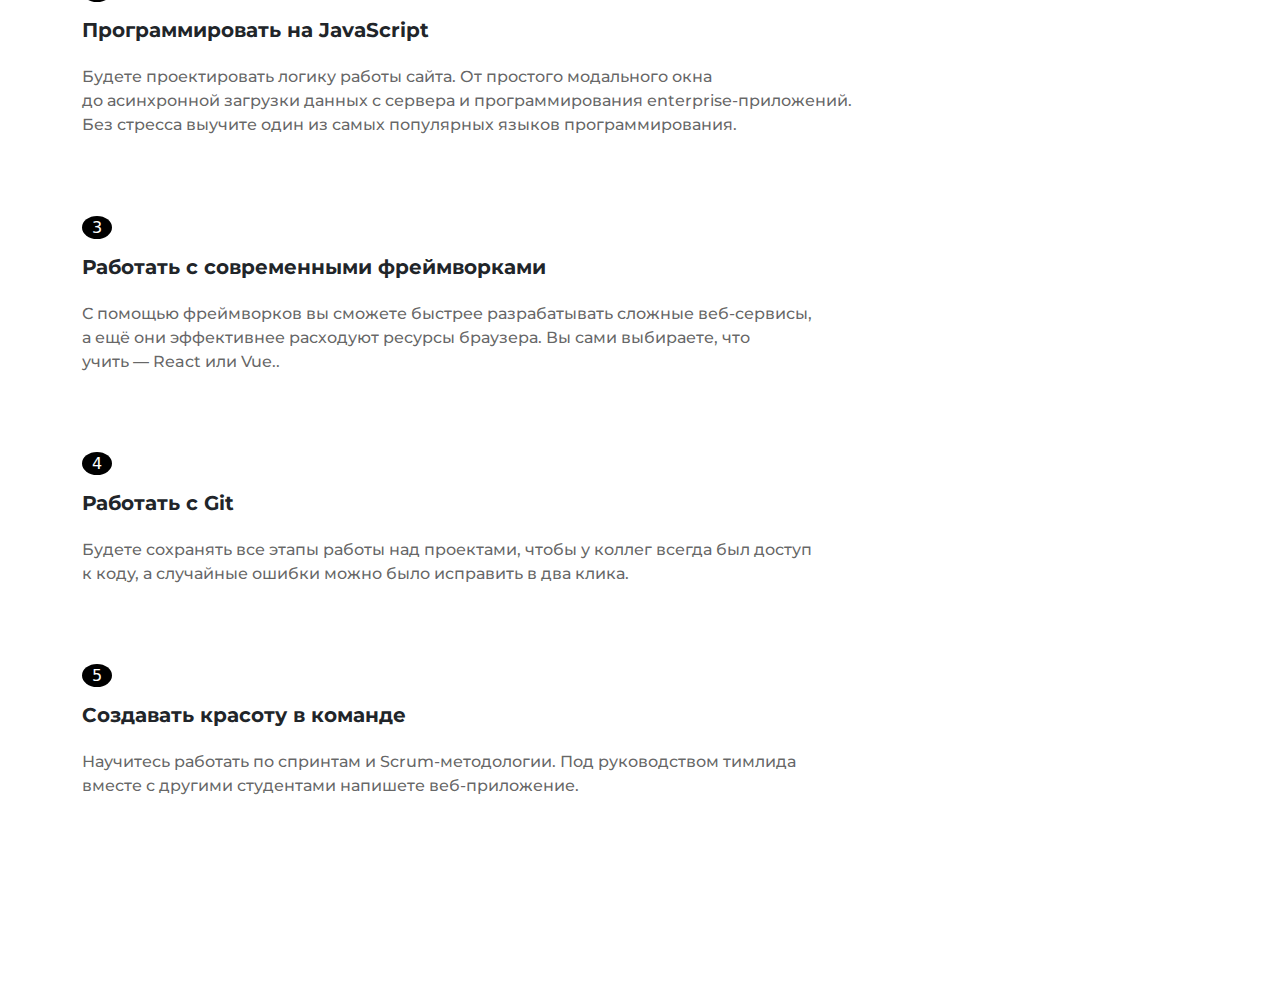
<file: front.html>
<!DOCTYPE html>
<html lang="en">
<head>
    <meta charset="UTF-8"/>
    <meta name="viewport"
          content="width=device-width, user-scalable=no, initial-scale=1.0, maximum-scale=1.0, minimum-scale=1.0"/>
    <meta http-equiv="X-UA-Compatible" content="ie=edge"/>
    <title>MOTION WEB LLC</title>
    <link rel="shortcut icon" href="./img/logo_title.svg" type="image/svg"/>
    <link href="https://fonts.googleapis.com/css2?family=Barlow:wght@200;300;400;500;600;700;800&family=Montserrat+Alternates:wght@300;500;600;700&family=Montserrat:wght@100;200;300;400;500;600;700;800;900&family=Open+Sans:wght@400;700&family=Poppins:wght@100;200;300;400;500;600;700&display=swap"
          rel="stylesheet"/>
    <link rel="stylesheet" href="css/all.min.css"/>
    <link rel="stylesheet" href="css/bootstrap.min.css"/>
    <link rel="stylesheet" href="css/front.css"/>
    <link rel="stylesheet" href="css/front.media.css"/>
</head>
<body>
<header id="header">
    <div class="container">
        <div class="header">
            <div class="row">
                <div class="col-xxl-6 col-xl-6 col-lg-6 col-md-12 col-sm-12">
                    <a href="index.html"
                    ><img src="./img/icons-left.svg" alt="" class="header--icons"
                    /></a>
                    <h1 class="header--title">
                        Frontend-разработчик + UX/UI дизайнер
                    </h1>
                    <p class="header--title2">
                        Вы начнёте с основ вёрстки и JavaScript, а к концу обучения
                        <br/>научитесь делать корпоративные сервисы. Получите опыт
                        работы <br/>в команде и начнёте карьеру веб-разработчика.
                    </p>
                    <ul>
                        <li class="header--title3">Курсту мыкты денгээлде аяктаган студенттерге сертификат+жумушка</li>
                    </ul>
                </div>
                <div class="col-xxl-6 col-xl-6 col-lg-6 col-md-12 col-sm-12">
                    <img src="./img/front-logo.svg" alt="" class="header--img"/>
                </div>
            </div>
        </div>
    </div>
</header>

<section id="hero">
    <div class="container">
        <div class="hero">
            <div>
                <h1 class="hero--program">Программа</h1>
            </div>
            <div class="row site">
                <div class="col-xxl-9 col-xl-12 col-lg-12 col-md-12 col-sm-12">
                    <div class="accordion-body">
                        <div class="accordion">
                            <h1 class="hero--item">Основные курсы</h1>
                            <hr/>
                            <div class="plus">
                                <div class="label">1. Веб-вёрстка</div>

                                <h2 class="content">
                                    <ul>
                                        <li>Таанышуу, установка программу Webstorm</li>
                                        <li>Тегдер менен иштоо</li>
                                        <li>
                                            СSS киришуу, селекторы, фонго сурот кою, размер жана
                                            ж.б. свойствалар менен иштоо
                                        </li>
                                        <li>Postion свойствасы</li>
                                        <li>FlexBox</li>
                                        <li>
                                            Псевдоклассы
                                            псевдоэлементы(hover/before)/Fontawesome-icons/Font
                                            туташтыруу
                                        </li>
                                        <li>Keyframes animation</li>
                                        <li>Табы / Единицы измерения (px, rem, em, %)/</li>
                                        <li>Таза HTML5/CSS3 БИР ЛЕНДИНГ-ПЕЙДЖ</li>
                                        <li>Grid-система жана грид м-н бир проект.</li>
                                        <li>Адаптация (@media- запросы)</li>
                                        <li>GIT/GITHUB</li>
                                        <li>TailwindCSS + Grid = 1-проект.</li>
                                        <li>Fancybox/Jquery/Slick-slider/</li>
                                        <li> SCSS/SASS/LESS - БЭМ-Методология</li>
                                        <li> ЭКЗАМЕН БИР ПРОЕКТ, ШАРТТАРЫ: SASS/Адаптивная верстка/GRID/Slider</li>
                                    </ul>
                                </h2>
                            </div>
                            <hr/>
                            <div class="plus">
                                <div class="label">2. JavaScript</div>
                                <h2 class="content">
                                    Базовый уровень: научитесь работать с переменными и
                                    числами, изучите массивы,объекты и функции. Познакомитесь
                                    с константами, ключевыми словами const и var, областями
                                    видимости, замыканиями и научитесь их использовать в
                                    работе. Продвинутый уровень: освоите работу с модулями,
                                    событиями и менеджером пакетов npm. Научитесь создавать
                                    методы объектов и прототипов, писать тесты и
                                    взаимодействовать с сервером с помощью fetch API.
                                </h2>
                            </div>
                            <hr/>
                            <div class="plus">
                                <div class="label">3. React.js</div>
                                <h2 class="content">
                                    React-разработчики создают приложения на React,используя
                                    дополнительные инструменты: например,Redux, TypeScript или
                                    Jest. Это востребованная работа: на React.JS написаны
                                    Яндекс,Netflix,Facebook и другие известные сервисы.
                                    Фронтенд-разработчик в Яндекс.Практикуме Давид Роганов
                                    рассказал,что такое React,и составил гид для его изучения.
                                </h2>
                            </div>
                            <hr/>
                        </div>
                    </div>
                </div>

                <div
                        class="col-xxl-3 col-xl-12 col-lg-12 col-md-12 col-sm-12 site2">
                    <div class="hero--square">
                        <div class="d-flex align-items-center justify-content-around">
                            <h1 class="hero--som">181 028 сом</h1>
                            <div class="hero--square2">
                                <h2 class="hero--som2">55%</h2>
                            </div>
                        </div>

                        <div class="d-flex hero--mes">
                            <h1 class="hero--month">3 395</h1>
                            <h5 class="hero--month2">сом/мес.</h5>
                        </div>
                        <div>
                            <button class="hero--btn">Записаться</button>
                        </div>
                    </div>
                </div>
                <div class="hero--block__square">
                    <div class="hero--block">
                        <div class="hero--block2">
                            <img src="./img/x2.png" alt="" class="hero--btn__close"/>
                        </div>
                        <label class="hero--input--ob">
                            <input type="text" placeholder="Имя" class="hero--input"/>

                            <input
                                    type="number"
                                    placeholder="Телефон"
                                    class="hero--input2"
                            />

                            <input
                                    type="email"
                                    placeholder="Электронная почта"
                                    class="hero--input3"
                            />
                        </label>
                        <h6 class="hero--agreement">
                            Нажимая на кнопку, я соглашаюсь на обработку персональных
                            данных и с правилами пользования Платформой
                        </h6>
                        <button class="hero--forma--btn">Отправить</button>
                    </div>
                </div>
                <span class="hero--bottom">
							<div
                                    class="col-xxl-9 col-xl-12 col-lg-12 col-md-12 col-sm-12 help"
                            >
								<div class="accordion-body">
									<div class="accordion">
										<h1 class="hero--item">Дипломные проекты</h1>
										<hr/>
										<div class="plus">
											<div class="label2">1. Лендинг</div>
										</div>
										<hr/>
										<div class="plus">
											<div class="label2">2. Сайт</div>
										</div>
										<hr/>
										<div class="plus">
											<div class="label2">3. Интернет-магазин</div>
										</div>

										<hr/>
										<div class="plus">
											<div class="label2">
												3. Трекер задач по системе «Помодоро»
											</div>
										</div>
										<hr/>
									</div>
								</div>
							</div>

							<div class="col-xxl-9 col-xl-12 col-lg-12 col-md-12 col-sm-12">
								<h1 class="help2">Помощь в <br/>трудоустройстве</h1>
								<p class="help3">
									Эта программа содержит помощь от Центра карьеры Skillbox
									<br/>
									Мы научим вас правильно составлять резюме и презентовать свои
									умения <br/>работодателям. Подберем несколько вакансий и
									организуем собеседования.
								</p>
							</div>

							<div class="col-xxl-9 col-xl-12 col-lg-12 col-md-12 col-sm-12">
								<h1 class="help2">Тренеры</h1>
								<div class="row">
									<span class="d-flex dolor1">
										<img src="./img/as.png" alt="" class="hero--img"/>
										<h6 class="lorem">
											Lorem ipsum dolor sit amet, consectetur adipisicing
											<br/>elit. Doloribus nesciunt odio temporibus voluptatum?
										</h6>
										<img src="./img/das.png" alt="" class="hero--img"/>
										<h6 class="lorem">
											Lorem ipsum dolor sit amet, consectetur adipisicing
											<br/>elit. Doloribus nesciunt odio temporibus voluptatum?
										</h6>
									</span>
									<hr/>
									<span class="d-flex dolor2">
										<img src="./img/nur.png" alt="" class="hero--img"/>
										<h6 class="lorem">
											Lorem ipsum dolor sit amet, consectetur adipisicing
											<br/>elit. Doloribus nesciunt odio temporibus voluptatum?
										</h6>
										<img src="./img/ab.png" alt="" class="hero--img"/>
										<h6 class="lorem">
											Lorem ipsum dolor sit amet, consectetur adipisicing
											<br/>elit. Doloribus nesciunt odio temporibus voluptatum?
										</h6>
									</span>
								</div>
							</div>

							<div class="col-xxl-9 col-xl-12 col-lg-12 col-md-12 col-sm-12">
								<div>
									<h1 class="you">Чему вы научитесь</h1>
								</div>
								<div>
									<span class="one">1</span>
									<h2 class="one2">Верстать сайты правильно</h2>
									<p class="one3">
										Детально изучите все возможности современного CSS, научитесь
										верстать адаптивные <br/>сайты, которыми удобно
										пользоваться. Сделаете проекты эстетичнее при помощи
										<br/>анимаций и переходов.
									</p>
								</div>

								<div>
									<span class="one"> 2</span>
									<h2 class="one2">Программировать на JavaScript</h2>
									<p class="one3">
										Будете проектировать логику работы сайта. От простого
										модального окна <br/>до асинхронной загрузки данных с
										сервера и программирования enterprise-приложений. <br/>Без
										стресса выучите один из самых популярных языков
										программирования.
									</p>
								</div>

								<div>
									<span class="one">3</span>
									<h2 class="one2">Работать с современными фреймворками</h2>
									<p class="one3">
										С помощью фреймворков вы сможете быстрее разрабатывать
										сложные веб-сервисы, <br/>а ещё они эффективнее расходуют
										ресурсы браузера. Вы сами выбираете, что <br/>учить &#151;
										React или Vue..
									</p>
								</div>

								<div>
									<span class="one">4</span>
									<h2 class="one2">Работать с Git</h2>
									<p class="one3">
										Будете сохранять все этапы работы над проектами, чтобы у
										коллег всегда был доступ <br/>к коду, а случайные ошибки
										можно было исправить в два клика.
									</p>
								</div>

								<div>
									<span class="one">5</span>
									<h2 class="one2">Создавать красоту в команде</h2>
									<p class="one3">
										Научитесь работать по спринтам и Scrum-методологии. Под
										руководством тимлида <br/>вместе с другими студентами
										напишете веб-приложение.
									</p>
								</div>
							</div>
						</span>
            </div>
        </div>
    </div>
</section>
<script src="js/bootstrap.min.js"></script>
<script src="js/all.min.js"></script>
<script src="js/front.js"></script>
</body>
</html>
</file>
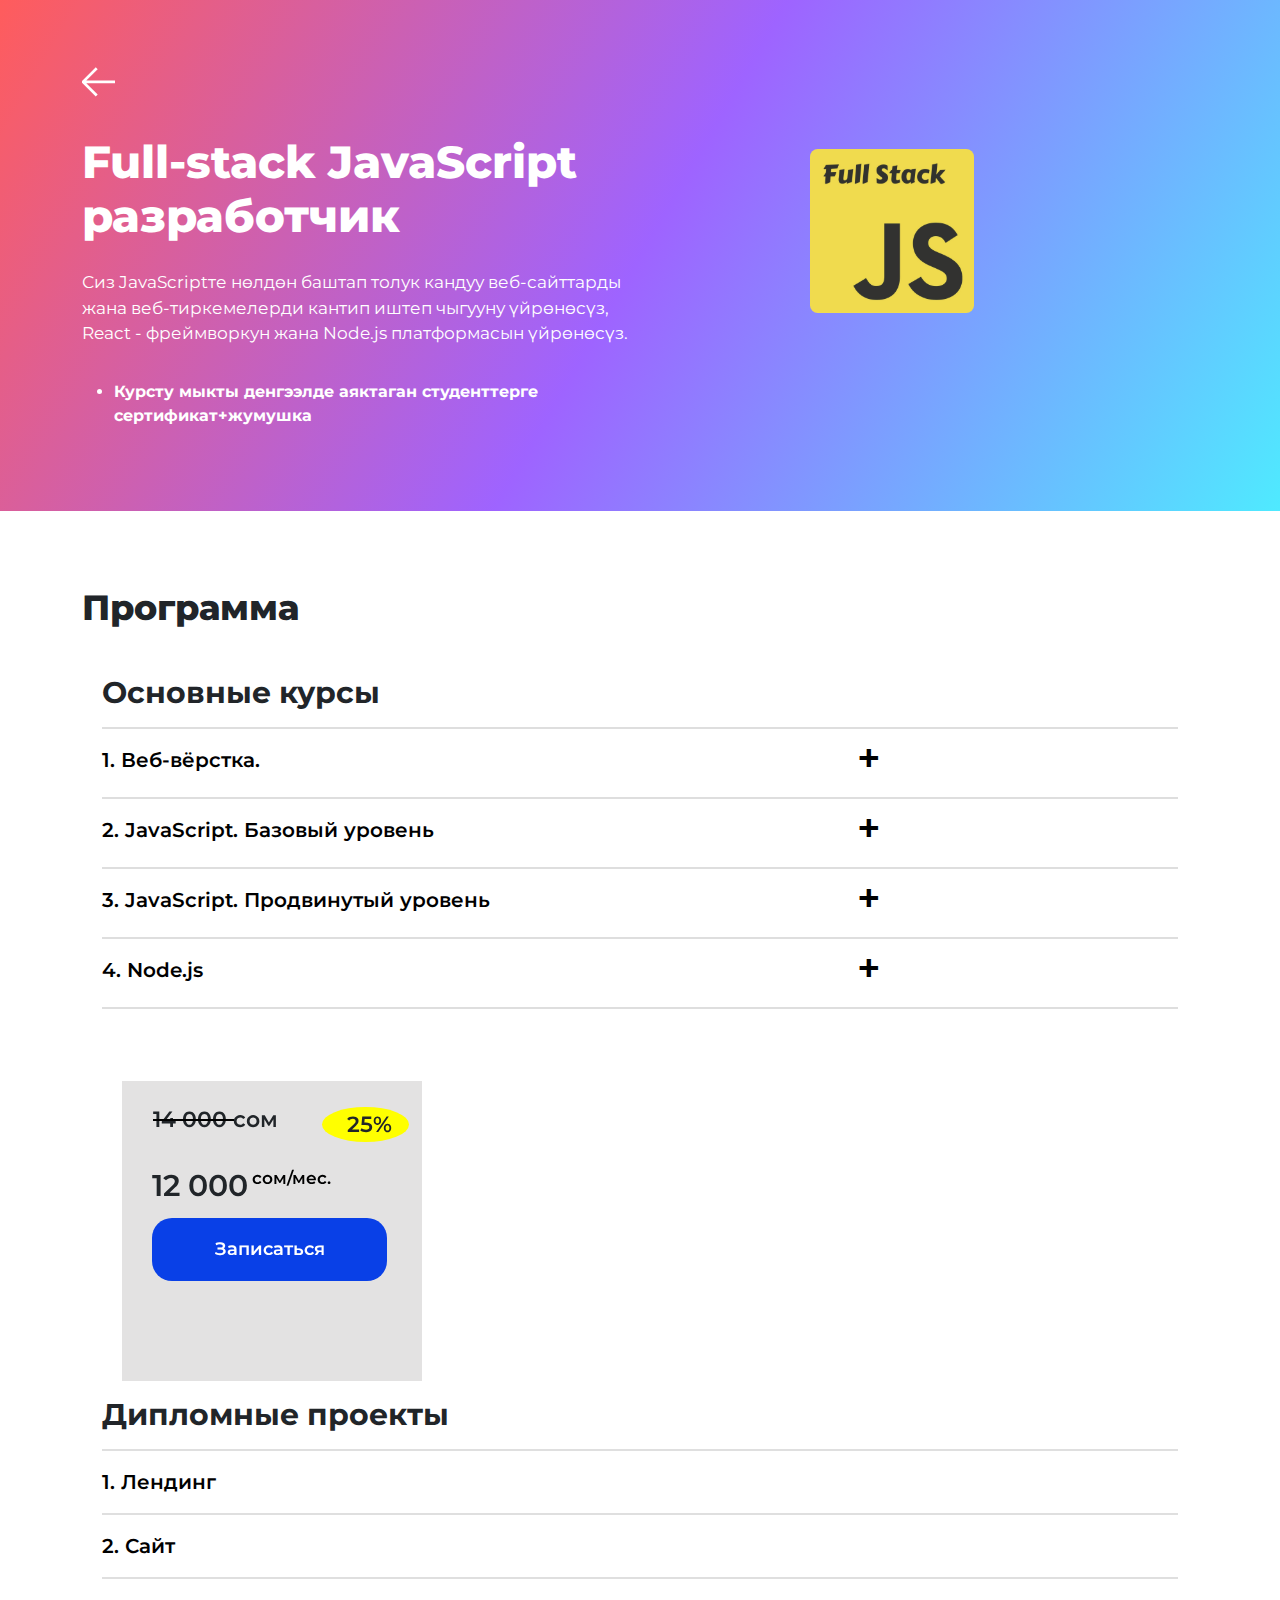
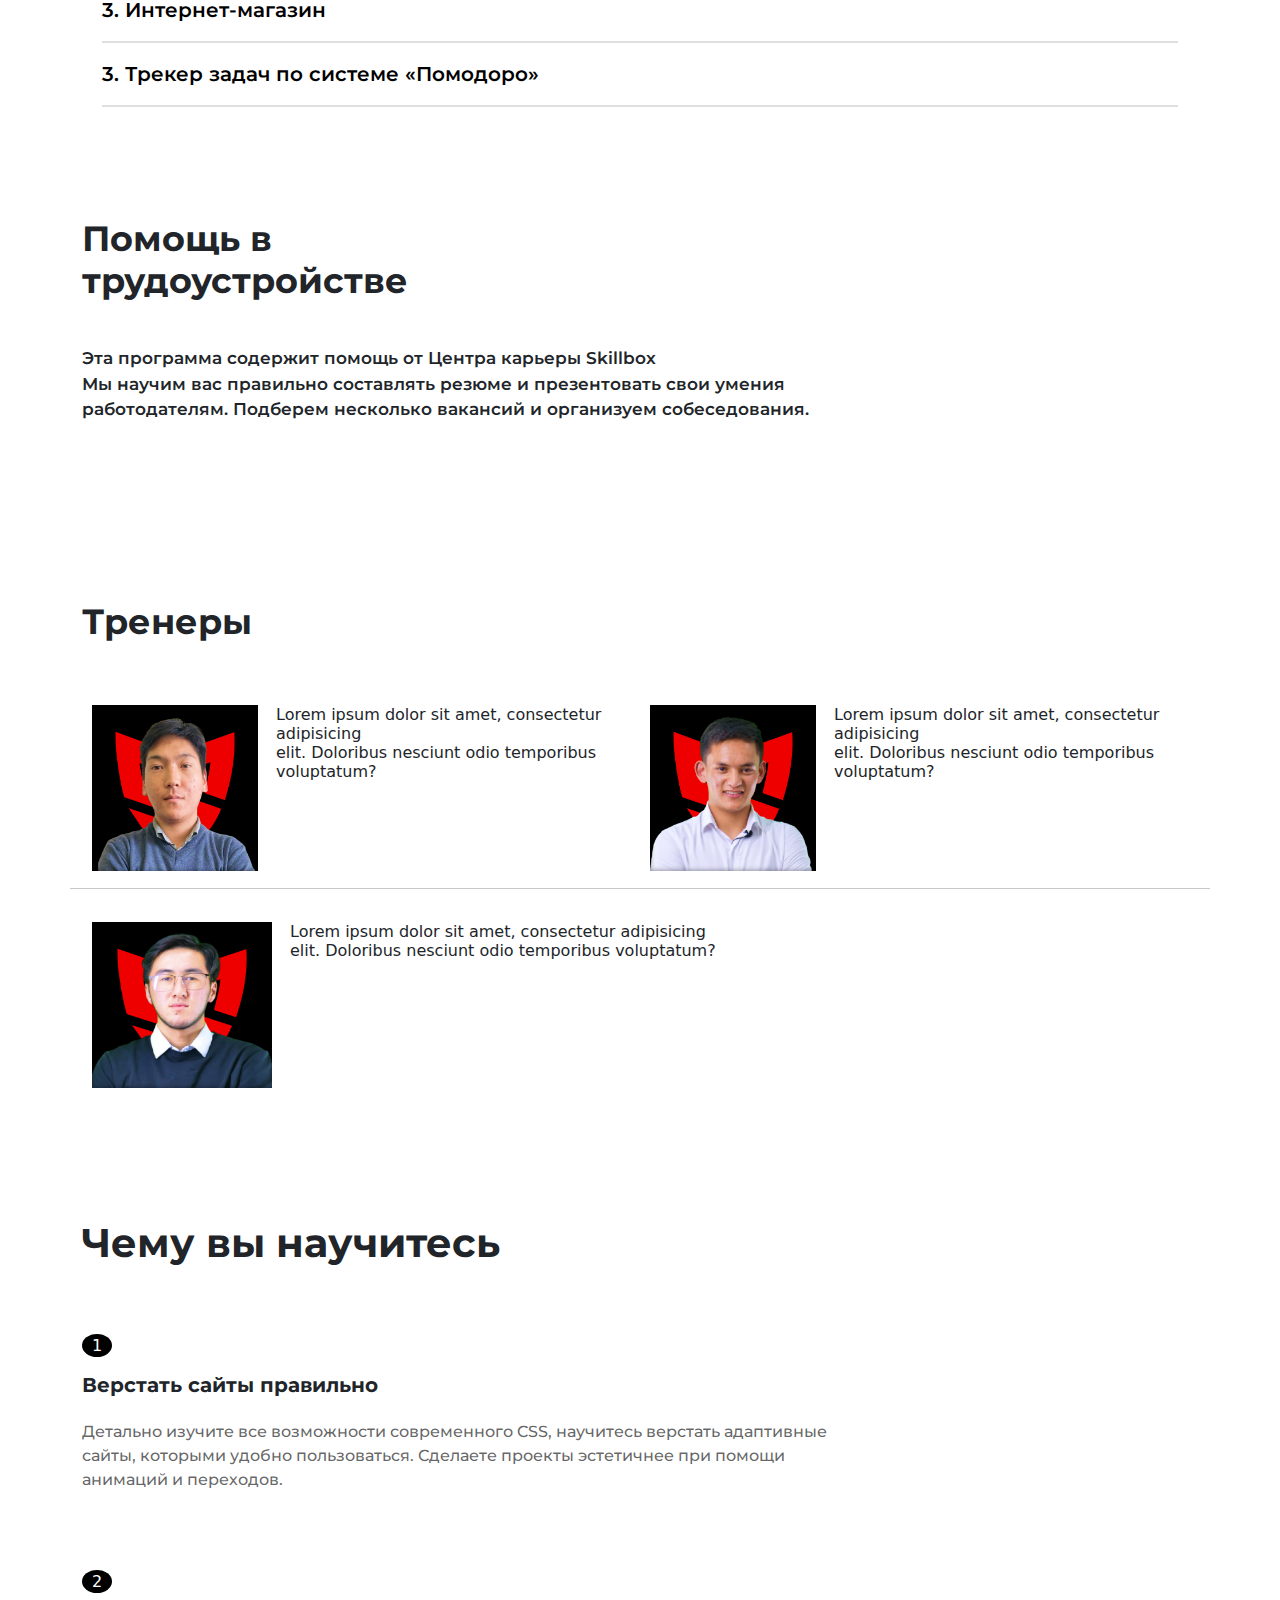
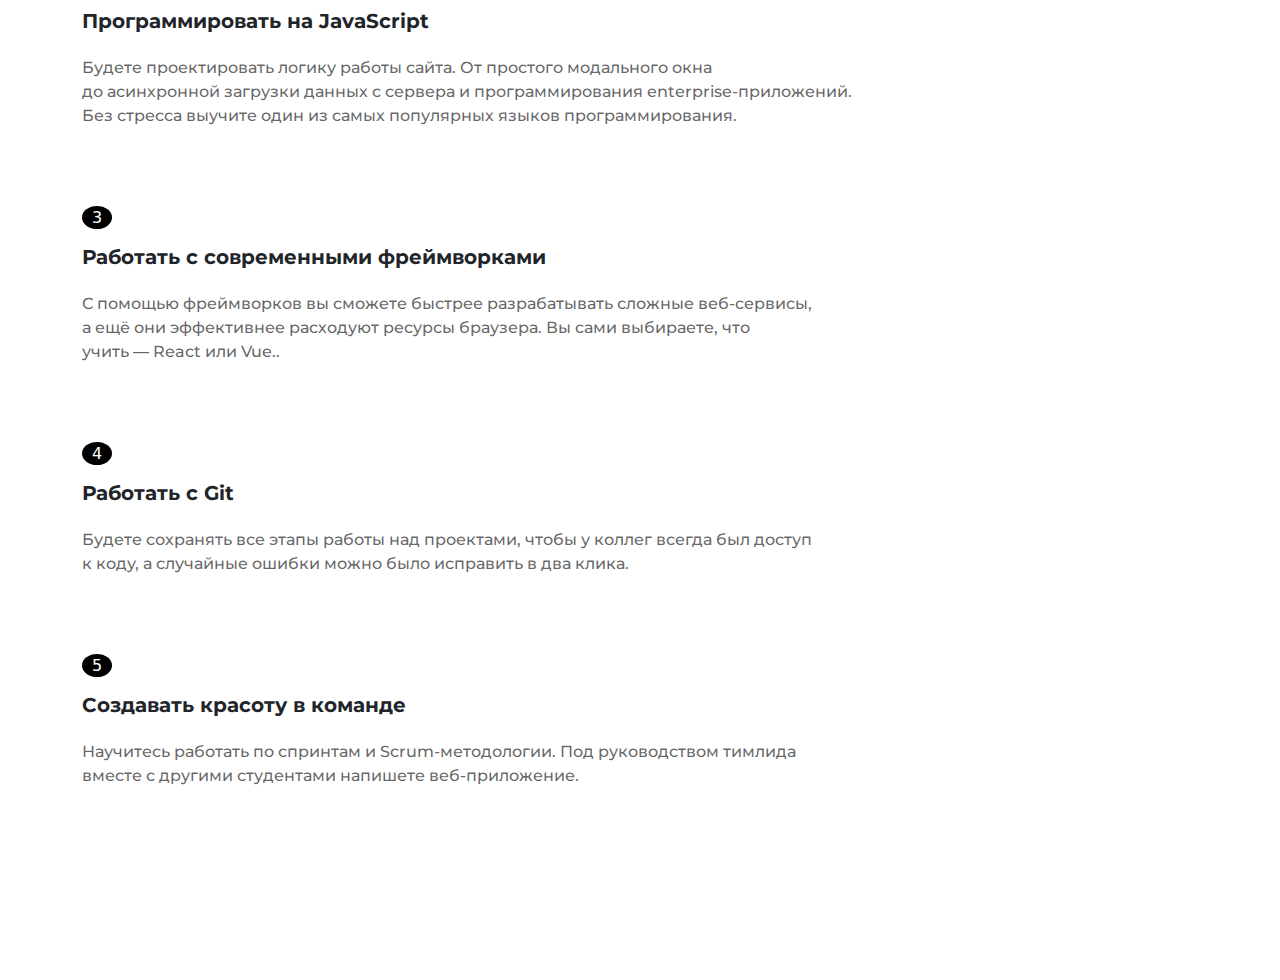
<file: full-stack.html>
<!DOCTYPE html>
<html lang="en">
<head>
    <meta charset="UTF-8"/>
    <meta
            name="viewport"
            content="width=device-width, user-scalable=no, initial-scale=1.0, maximum-scale=1.0, minimum-scale=1.0"
    />
    <meta http-equiv="X-UA-Compatible" content="ie=edge"/>
    <title>MOTION WEB LLC</title>
    <link rel="shortcut icon" href="./img/logo_title.svg" type="image/svg"/>

    <link
            href="https://fonts.googleapis.com/css2?family=Barlow:wght@200;300;400;500;600;700;800&family=Montserrat+Alternates:wght@300;500;600;700&family=Montserrat:wght@100;200;300;400;500;600;700;800;900&family=Open+Sans:wght@400;700&family=Poppins:wght@100;200;300;400;500;600;700&display=swap"
            rel="stylesheet"
    />
    <link rel="stylesheet" href="css/all.min.css"/>
    <link rel="stylesheet" href="css/bootstrap.min.css"/>
    <link rel="stylesheet" href="css/front.css"/>
    <link rel="stylesheet" href="css/front.media.css"/>
</head>
<body>
<header id="header">
    <div class="container">
        <div class="header">
            <div class="row">
                <div class="col-xxl-6 col-xl-6 col-lg-6 col-md-12 col-sm-12">
                    <a href="index.html"
                    ><img src="./img/icons-left.svg" alt="" class="header--icons"
                    /></a>
                    <h1 class="header--title">
                        Full-stack JavaScript разработчик
                    </h1>
                    <p class="header--title2">
                        Сиз JavaScriptте нөлдөн баштап толук кандуу веб-сайттарды жана
                        веб-тиркемелерди кантип иштеп чыгууну үйрөнөсүз, React -
                        фреймворкун жана Node.js платформасын үйрөнөсүз.
                    </p>
                    <ul>
                        <li class="header--title3">Курсту мыкты денгээлде аяктаган студенттерге сертификат+жумушка</li>
                    </ul>
                </div>
                <div class="col-xxl-6 col-xl-6 col-lg-6 col-md-12 col-sm-12">
                    <img src="./img/fullstack.svg" alt="" class="header--img"/>
                </div>
            </div>
        </div>
    </div>
</header>

<section id="hero">
    <div class="container">
        <div class="hero">
            <div>
                <h1 class="hero--program">Программа</h1>
            </div>
            <div class="row site">
                <div class="col-xxl-9 col-xl-12 col-lg-12 col-md-12 col-sm-12">
                    <div class="accordion-body">
                        <div class="accordion">
                            <h1 class="hero--item">Основные курсы</h1>
                            <hr/>
                            <div class="plus">
                                <div class="label">1. Веб-вёрстка.</div>
                                <h2 class="content">
                                    <ul>
                                        <li>Таанышуу, установка программу Webstorm</li>
                                        <li>Тегдер менен иштоо</li>
                                        <li>
                                            СSS киришуу, селекторы, фонго сурот кою, размер жана
                                            ж.б. свойствалар менен иштоо
                                        </li>
                                        <li>Postion свойствасы</li>
                                        <li>FlexBox</li>
                                        <li>
                                            Псевдоклассы
                                            псевдоэлементы(hover/before)/Fontawesome-icons/Font
                                            туташтыруу
                                        </li>
                                        <li>Keyframes animation</li>
                                        <li>Табы / Единицы измерения (px, rem, em, %)/</li>
                                        <li>Таза HTML5/CSS3 БИР ЛЕНДИНГ-ПЕЙДЖ</li>
                                        <li>Grid-система жана грид м-н бир проект.</li>
                                        <li>Адаптация (@media- запросы)</li>
                                        <li>GIT/GITHUB</li>
                                        <li>TailwindCSS + Grid = 1-проект.</li>
                                        <li>Fancybox/Jquery/Slick-slider/</li>
                                        <li> SCSS/SASS/LESS - БЭМ-Методология</li>
                                        <li> ЭКЗАМЕН БИР ПРОЕКТ, ШАРТТАРЫ: SASS/Адаптивная верстка/GRID/Slider</li>
                                    </ul>
                                </h2>
                            </div>
                            <hr/>
                            <div class="plus">
                                <div class="label">2. JavaScript. Базовый уровень</div>
                                <h2 class="content">
                                    <ul>
                                        <li>
                                            Введение
                                        </li>
                                        <li>
                                            Переменные и работа с числами
                                        </li>
                                        <li>
                                            Строки, boolean и условные операторы
                                        </li>
                                        <li>
                                            Массивы и циклы
                                        </li>
                                        <li>
                                            Функции
                                        </li>
                                        <li>
                                            Объекты
                                        </li>
                                        <li>
                                            Введение в DOM
                                        </li>
                                        <li>
                                            Константы, области видимости и замыкания
                                        </li>
                                        <li>
                                            Преобразование типов и нестрогие сравнения
                                        </li>
                                        <li>
                                            Обработка событий и пользовательский ввод
                                        </li>
                                        <li>
                                            Разработчик и soft skills

                                        </li>
                                    </ul>
                                </h2>
                            </div>
                            <hr/>
                            <div class="plus">
                                <div class="label">3. JavaScript. Продвинутый уровень</div>
                                <h2 class="content">
                                    <ul>
                                        <li>
                                            Модули
                                        <li>
                                            Переменные и работа с числами
                                        </li>
                                        <li>
                                            Event loop и асинхронная разработка
                                        </li>
                                        <li>
                                            Методы объекта и прототипы
                                        </li>
                                        <li>
                                            Тестирование
                                        </li>
                                        <li>
                                            Обработка ошибок
                                        </li>
                                        <li>
                                            Общение с сервером, async/await
                                        </li>
                                        <li>
                                            События
                                        </li>
                                        <li>
                                            ООП и его реализация в JavaScript
                                        </li>
                                        <li>
                                            ФП, работа с массивами и строками
                                        </li>

                                    </ul>
                                </h2>
                            </div>
                            <hr/>
                            <div class="plus">
                                <div class="label">4. Node.js</div>
                                <h2 class="content">
                                    <ul>
                                        <li>
                                            Введение в курс
                                        <li>
                                            Подготовка рабочей среды
                                        </li>
                                        <li>
                                            Пишем Hello, world!
                                        </li>
                                        <li>
                                            Решаем базовые задачи
                                        </li>
                                        <li>
                                            Асинхронный код
                                        </li>
                                        <li>
                                            Express.js
                                        </li>
                                        <li>
                                            Реляционные базы данных
                                        </li>
                                        <li>
                                            Нереляционные базы данных
                                        </li>
                                        <li>
                                            CLI-программы
                                        </li>
                                        <li>
                                            Продвинутые понятия. Streams, генераторы, итераторы
                                        </li>
                                        <li>
                                            Real-time & WebSockets
                                        </li>
                                        <li>
                                            Pro tips
                                        </li>
                                    </ul>
                                </h2>
                            </div>
                            <hr/>
                        </div>
                    </div>
                </div>

                <div
                        class="col-xxl-3 col-xl-12 col-lg-12 col-md-12 col-sm-12 site2">
                    <div class="hero--square">
                        <div class="d-flex align-items-center justify-content-around">
                            <h1 class="hero--som">14 000 сом</h1>
                            <div class="hero--square2">
                                <h2 class="hero--som2">25%</h2>
                            </div>
                        </div>

                        <div class="d-flex hero--mes">
                            <h1 class="hero--month">12 000</h1>
                            <h5 class="hero--month2">сом/мес.</h5>
                        </div>
                        <div>
                            <button class="hero--btn">Записаться</button>
                        </div>
                    </div>
                </div>
                <div class="hero--block__square">
                    <div class="hero--block">
                        <div class="hero--block2">
                            <img src="./img/x2.png" alt="" class="hero--btn__close"/>
                        </div>
                        <label class="hero--input--ob">
                            <input type="text" placeholder="Имя" class="hero--input"/>

                            <input
                                    type="number"
                                    placeholder="Телефон"
                                    class="hero--input2"
                            />

                            <input
                                    type="email"
                                    placeholder="Электронная почта"
                                    class="hero--input3"
                            />
                        </label>
                        <h6 class="hero--agreement">
                            Нажимая на кнопку, я соглашаюсь на обработку персональных
                            данных и с правилами пользования Платформой
                        </h6>
                        <button class="hero--forma--btn">Отправить</button>
                    </div>
                </div>
                <span class="hero--bottom">
							<div
                                    class="col-xxl-9 col-xl-12 col-lg-12 col-md-12 col-sm-12 help"
                            >
								<div class="accordion-body">
									<div class="accordion">
										<h1 class="hero--item">Дипломные проекты</h1>
										<hr/>
										<div class="plus">
											<div class="label2">1. Лендинг</div>
										</div>
										<hr/>
										<div class="plus">
											<div class="label2">2. Сайт</div>
										</div>
										<hr/>
										<div class="plus">
											<div class="label2">3. Интернет-магазин</div>
										</div>

										<hr/>
										<div class="plus">
											<div class="label2">
												3. Трекер задач по системе «Помодоро»
											</div>
										</div>
										<hr/>
									</div>
								</div>
							</div>

							<div class="col-xxl-9 col-xl-12 col-lg-12 col-md-12 col-sm-12">
								<h1 class="help2">Помощь в <br/>трудоустройстве</h1>
								<p class="help3">
									Эта программа содержит помощь от Центра карьеры Skillbox
									<br/>
									Мы научим вас правильно составлять резюме и презентовать свои
									умения <br/>работодателям. Подберем несколько вакансий и
									организуем собеседования.
								</p>
							</div>

							<div class="col-xxl-9 col-xl-12 col-lg-12 col-md-12 col-sm-12">
								<h1 class="help2">Тренеры</h1>
								<div class="row">
									<span class="d-flex dolor1">
										<img src="./img/as.png" alt="" class="hero--img"/>
										<h6 class="lorem">
											Lorem ipsum dolor sit amet, consectetur adipisicing
											<br/>elit. Doloribus nesciunt odio temporibus voluptatum?
										</h6>
										<img src="./img/das.png" alt="" class="hero--img"/>
										<h6 class="lorem">
											Lorem ipsum dolor sit amet, consectetur adipisicing
											<br/>elit. Doloribus nesciunt odio temporibus voluptatum?
										</h6>
									</span>
									<hr/>
									<span class="d-flex dolor2">
										<img src="./img/ab.png" alt="" class="hero--img"/>
										<h6 class="lorem">
											Lorem ipsum dolor sit amet, consectetur adipisicing
											<br/>elit. Doloribus nesciunt odio temporibus voluptatum?
										</h6>
									</span>
								</div>
							</div>

							<div class="col-xxl-9 col-xl-12 col-lg-12 col-md-12 col-sm-12">
								<div>
									<h1 class="you">Чему вы научитесь</h1>
								</div>
								<div>
									<span class="one">1</span>
									<h2 class="one2">Верстать сайты правильно</h2>
									<p class="one3">
										Детально изучите все возможности современного CSS, научитесь
										верстать адаптивные <br/>сайты, которыми удобно
										пользоваться. Сделаете проекты эстетичнее при помощи
										<br/>анимаций и переходов.
									</p>
								</div>

								<div>
									<span class="one"> 2</span>
									<h2 class="one2">Программировать на JavaScript</h2>
									<p class="one3">
										Будете проектировать логику работы сайта. От простого
										модального окна <br/>до асинхронной загрузки данных с
										сервера и программирования enterprise-приложений. <br/>Без
										стресса выучите один из самых популярных языков
										программирования.
									</p>
								</div>

								<div>
									<span class="one">3</span>
									<h2 class="one2">Работать с современными фреймворками</h2>
									<p class="one3">
										С помощью фреймворков вы сможете быстрее разрабатывать
										сложные веб-сервисы, <br/>а ещё они эффективнее расходуют
										ресурсы браузера. Вы сами выбираете, что <br/>учить &#151;
										React или Vue..
									</p>
								</div>

								<div>
									<span class="one">4</span>
									<h2 class="one2">Работать с Git</h2>
									<p class="one3">
										Будете сохранять все этапы работы над проектами, чтобы у
										коллег всегда был доступ <br/>к коду, а случайные ошибки
										можно было исправить в два клика.
									</p>
								</div>

								<div>
									<span class="one">5</span>
									<h2 class="one2">Создавать красоту в команде</h2>
									<p class="one3">
										Научитесь работать по спринтам и Scrum-методологии. Под
										руководством тимлида <br/>вместе с другими студентами
										напишете веб-приложение.
									</p>
								</div>
							</div>
						</span>
            </div>
        </div>
    </div>
</section>

<script src="js/bootstrap.min.js"></script>
<script src="js/all.min.js"></script>
<script src="js/front.js"></script>
</body>
</html>
</file>
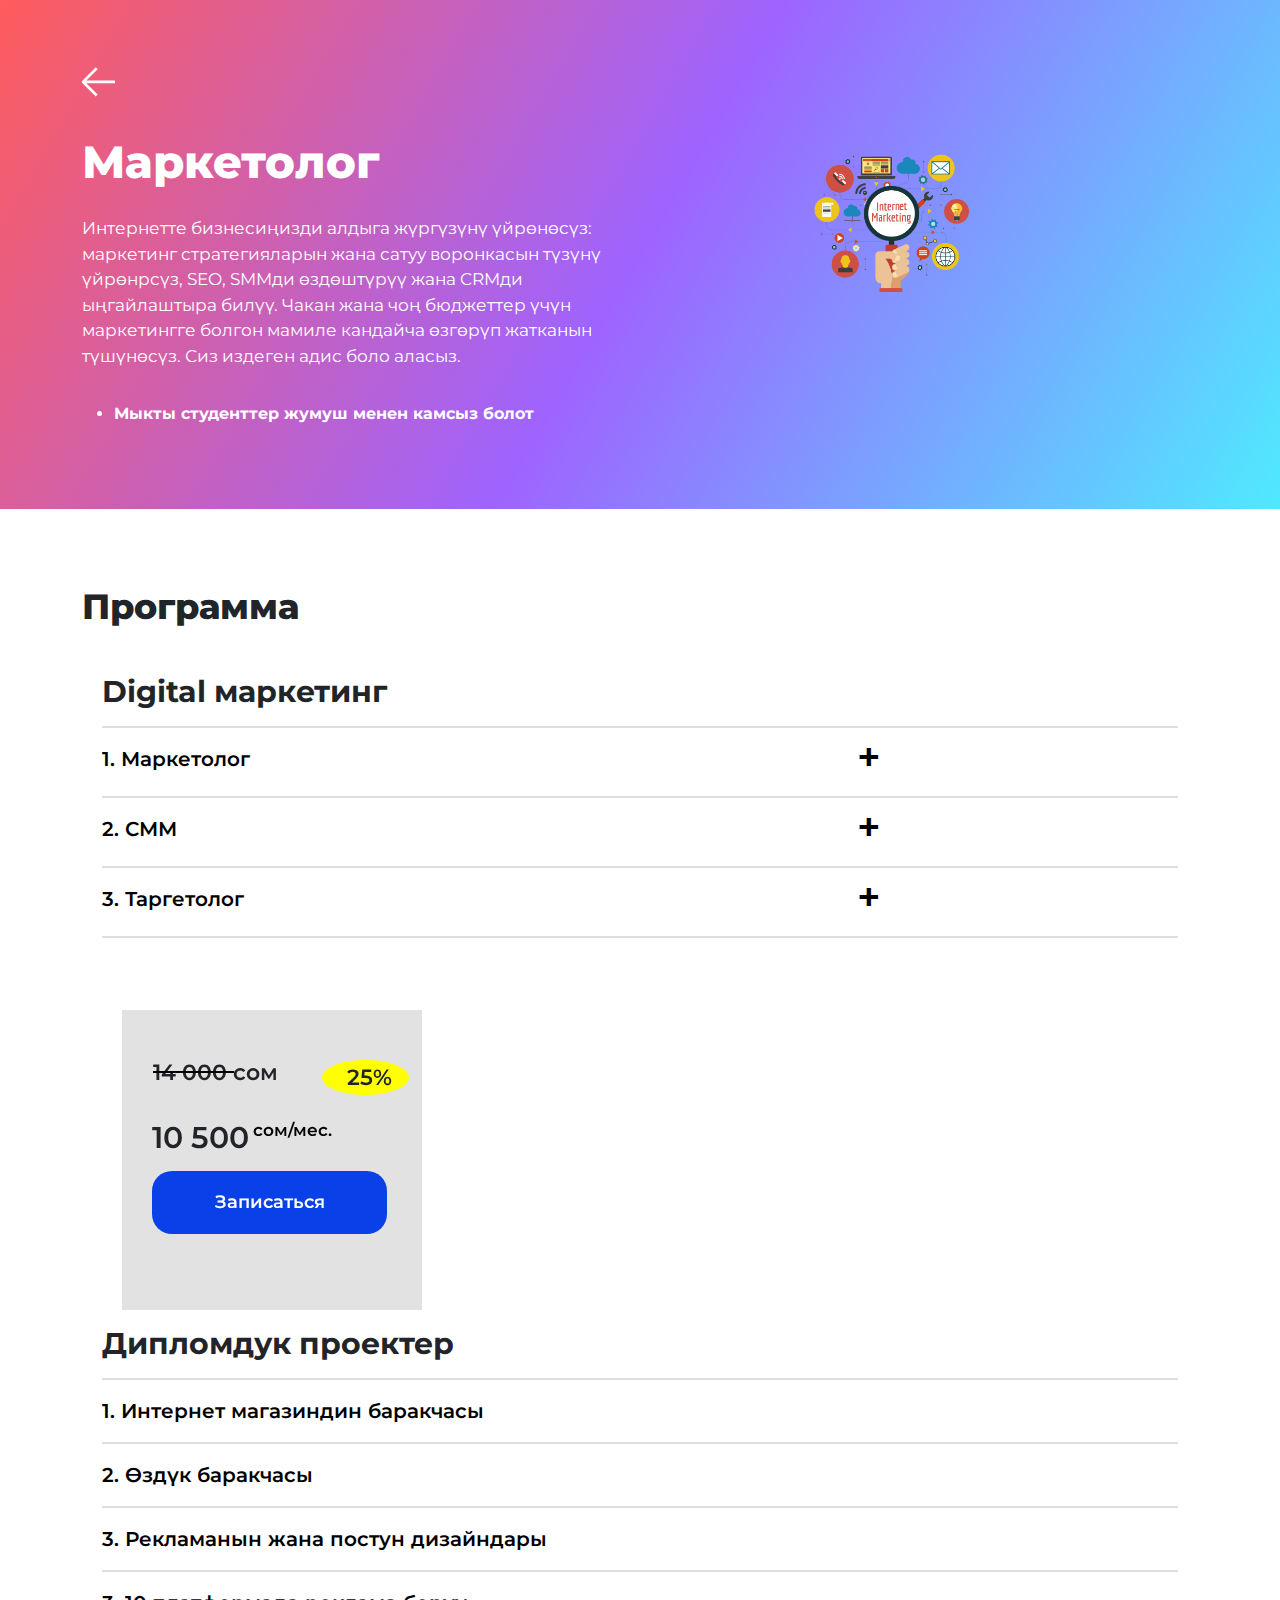
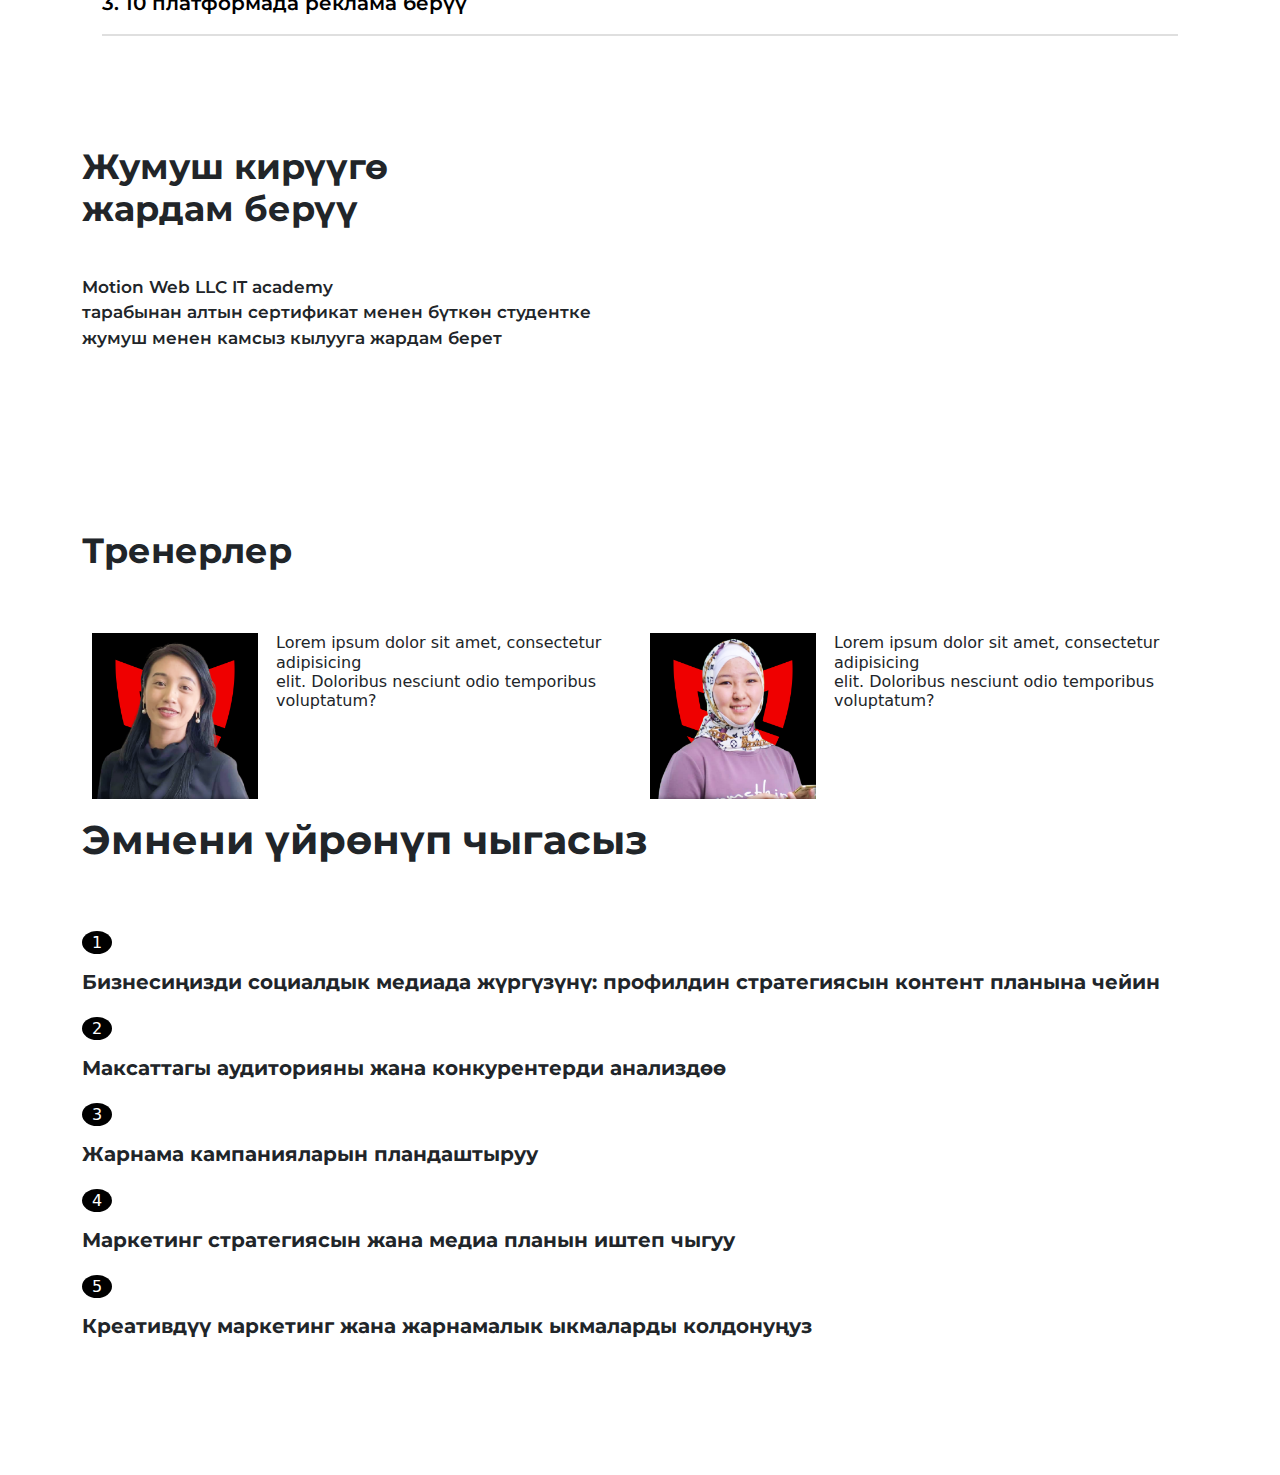
<file: marketing.html>
<!DOCTYPE html>
<html lang="en">
<head>
    <meta charset="UTF-8"/>
    <meta
            name="viewport"
            content="width=device-width, user-scalable=no, initial-scale=1.0, maximum-scale=1.0, minimum-scale=1.0"
    />
    <meta http-equiv="X-UA-Compatible" content="ie=edge"/>
    <title>MOTION WEB LLC</title>
    <link rel="shortcut icon" href="./img/logo_title.svg" type="image/svg"/>

    <link
            href="https://fonts.googleapis.com/css2?family=Barlow:wght@200;300;400;500;600;700;800&family=Montserrat+Alternates:wght@300;500;600;700&family=Montserrat:wght@100;200;300;400;500;600;700;800;900&family=Open+Sans:wght@400;700&family=Poppins:wght@100;200;300;400;500;600;700&display=swap"
            rel="stylesheet"
    />
    <link rel="stylesheet" href="css/all.min.css"/>
    <link rel="stylesheet" href="css/bootstrap.min.css"/>
    <link rel="stylesheet" href="css/front.css"/>
    <link rel="stylesheet" href="css/front.media.css"/>
</head>
<body>
<header id="header">
    <div class="container">
        <div class="header">
            <div class="row">
                <div class="col-xxl-6 col-xl-6 col-lg-6 col-md-12 col-sm-12">
                    <a href="index.html"
                    ><img src="./img/icons-left.svg" alt="" class="header--icons"
                    /></a>
                    <h1 class="header--title">Маркетолог</h1>
                    <p class="header--title2">
                        Интернетте бизнесиңизди алдыга жүргүзүнү үйрөнөсүз: маркетинг
                        стратегияларын жана сатуу воронкасын түзүнү үйрөнрсүз, SEO,
                        SMMди өздөштүрүү жана CRMди ыңгайлаштыра билүү. Чакан жана чоң
                        бюджеттер үчүн маркетингге болгон мамиле кандайча өзгөрүп
                        жатканын түшүнөсүз. Сиз издеген адис боло аласыз.
                    </p>
                    <ul>
                        <li class="header--title3">
                            Мыкты студенттер жумуш менен камсыз болот
                        </li>
                    </ul>
                </div>
                <div class="col-xxl-6 col-xl-6 col-lg-6 col-md-12 col-sm-12">
                    <img src="./img/mar.png" alt="" class="header--img"/>
                </div>
            </div>
        </div>
    </div>
</header>

<section id="hero">
    <div class="container">
        <div class="hero">
            <div>
                <h1 class="hero--program">Программа</h1>
            </div>

            <div class="row site">
                <div class="col-xxl-9 col-xl-12 col-lg-12 col-md-12 col-sm-12">
                    <div class="accordion-body">
                        <div class="accordion">
                            <h1 class="hero--item">Digital маркетинг</h1>
                            <hr/>
                            <div class="plus">
                                <div class="label">1. Маркетолог</div>

                                <h2 class="content">
                                    <ul>
                                        <li>Маркетингге киришүү</li>
                                        <li>Маркетологтун стратегиясы</li>
                                        <li>Негизги инструментер</li>
                                    </ul>
                                </h2>
                            </div>
                            <hr/>
                            <div class="plus">
                                <div class="label">2. СММ</div>
                                <h2 class="content">
                                    <ul>
                                        <li>
                                            Инстаграм. Инстаграмды туура ыктоо. Максаттагы
                                            аудитория.
                                        </li>
                                        <li>Визуал жана баннер</li>
                                        <li>План жана ракурс</li>
                                        <li>Жарык жана анын түрлөрү</li>
                                        <li>Текст жана хэштег</li>
                                        <li>Пост жана сториз</li>
                                        <li>Сунуш жана таргет</li>
                                    </ul>
                                </h2>
                            </div>
                            <hr/>
                            <div class="plus">
                                <div class="label">3. Таргетолог</div>
                                <h2 class="content">
                                    <li>Фейсбук аккаунт ачуу жана толтуруу</li>
                                    <li>
                                        Фейсбуктан блокко тушуп калбоонун жолдору (адс менеджер)
                                    </li>
                                    <li>WhatsApp Business</li>
                                    <li>Lalafo (бизнес профиль, кошумча маркет)</li>
                                    <li>Telegram (интернет магазин жана бот)</li>
                                    <li>Канал жана группаларга бот ачып иштөө</li>
                                    <li>Email.ru</li>
                                    <li>Одноклассники</li>
                                    <li>Вконтакте</li>
                                    <li>Тик Ток</li>
                                    <li>My target</li>
                                    <li>Google ads</li>
                                    <li>Youtube рекламасы</li>
                                </h2>
                            </div>
                            <hr/>
                        </div>
                    </div>
                </div>

                <div
                        class="col-xxl-3 col-xl-12 col-lg-12 col-md-12 col-sm-12 site2"
                >
                    <div class="hero--square">
                        <div
                                class="d-flex pt-4 align-items-center justify-content-around"
                        >
                            <h1 class="hero--som">14 000 сом</h1>
                            <div class="hero--square2">
                                <h2 class="hero--som2">25%</h2>
                            </div>
                        </div>
                        <div class="d-flex hero--mes">
                            <h1 class="hero--month">10 500</h1>
                            <h5 class="hero--month2">сом/мес.</h5>
                        </div>
                        <div>
                            <button class="hero--btn">Записаться</button>
                        </div>
                    </div>
                </div>
                <div class="hero--block__square">
                    <div class="hero--block">
                        <div class="hero--block2">
                            <img src="./img/x2.png" alt="" class="hero--btn__close"/>
                        </div>
                        <label class="hero--input--ob">
                            <input type="text" placeholder="Имя" class="hero--input"/>

                            <input
                                    type="number"
                                    placeholder="Телефон"
                                    class="hero--input2"
                            />

                            <input
                                    type="email"
                                    placeholder="Электронная почта"
                                    class="hero--input3"
                            />
                        </label>
                        <h6 class="hero--agreement">
                            Нажимая на кнопку, я соглашаюсь на обработку персональных
                            данных и с правилами пользования Платформой
                        </h6>
                        <button class="hero--forma--btn">Отправить</button>
                    </div>
                </div>
                <span class="hero--bottom">
							<div
                                    class="col-xxl-9 col-xl-12 col-lg-12 col-md-12 col-sm-12 help"
                            >
								<div class="accordion-body">
									<div class="accordion">
										<h1 class="hero--item">Дипломдук проектер</h1>
										<hr/>
										<div class="plus">
											<div class="label2">1. Интернет магазиндин баракчасы</div>
										</div>
										<hr/>
										<div class="plus">
											<div class="label2">2. Өздүк баракчасы</div>
										</div>
										<hr/>
										<div class="plus">
											<div class="label2">
												3. Рекламанын жана постун дизайндары
											</div>
										</div>

										<hr/>
										<div class="plus">
											<div class="label2">3. 10 платформада реклама берүү</div>
										</div>
										<hr/>
									</div>
								</div>
							</div>

							<div class="col-xxl-9 col-xl-12 col-lg-12 col-md-12 col-sm-12">
								<h1 class="help2">
									Жумуш кирүүгө <br/>
									жардам берүү
								</h1>
								<p class="help3">
									Motion Web LLC IT academy
									<br/>
									тарабынан алтын сертификат менен бүткөн студентке <br/>
									жумуш менен камсыз кылууга жардам берет
								</p>
							</div>

							<div class="col-xxl-9 col-xl-12 col-lg-12 col-md-12 col-sm-12">
								<h1 class="help2">Тренерлер</h1>
								<div class="row">
									<span class="d-flex dolor1">
										<img src="./img/ali.png" alt="" class="hero--img"/>
										<h6 class="lorem">
											Lorem ipsum dolor sit amet, consectetur adipisicing
											<br/>elit. Doloribus nesciunt odio temporibus voluptatum?
										</h6>
										<img src="./img/int.png" alt="" class="hero--img"/>
										<h6 class="lorem">
											Lorem ipsum dolor sit amet, consectetur adipisicing
											<br/>elit. Doloribus nesciunt odio temporibus voluptatum?
										</h6>
									</span>
								</div>
							</div>

							<div class="col-xxl-9 col-xl-12 col-lg-12 col-md-12 col-sm-12">
								<div>
									<h1 class="you">Эмнени үйрөнүп чыгасыз</h1>
								</div>
								<div>
									<span class="one">1</span>
									<h2 class="one2">
										Бизнесиңизди социалдык медиада жүргүзүнү: профилдин
										стратегиясын контент планына чейин
									</h2>
								</div>

								<div>
									<span class="one"> 2</span>
									<h2 class="one2">
										Максаттагы аудиторияны жана конкурентерди анализдөө
									</h2>
								</div>

								<div>
									<span class="one">3</span>
									<h2 class="one2">Жарнама кампанияларын пландаштыруу</h2>
								</div>

								<div>
									<span class="one">4</span>
									<h2 class="one2">
										Маркетинг стратегиясын жана медиа планын иштеп чыгуу
									</h2>
								</div>

								<div>
									<span class="one">5</span>
									<h2 class="one2">
										Креативдүү маркетинг жана жарнамалык ыкмаларды колдонуңуз
									</h2>
								</div>
							</div>
						</span>
            </div>
        </div>
    </div>
</section>

<script src="js/bootstrap.min.js"></script>
<script src="js/all.min.js"></script>
<script src="js/front.js"></script>
</body>
</html>
</file>
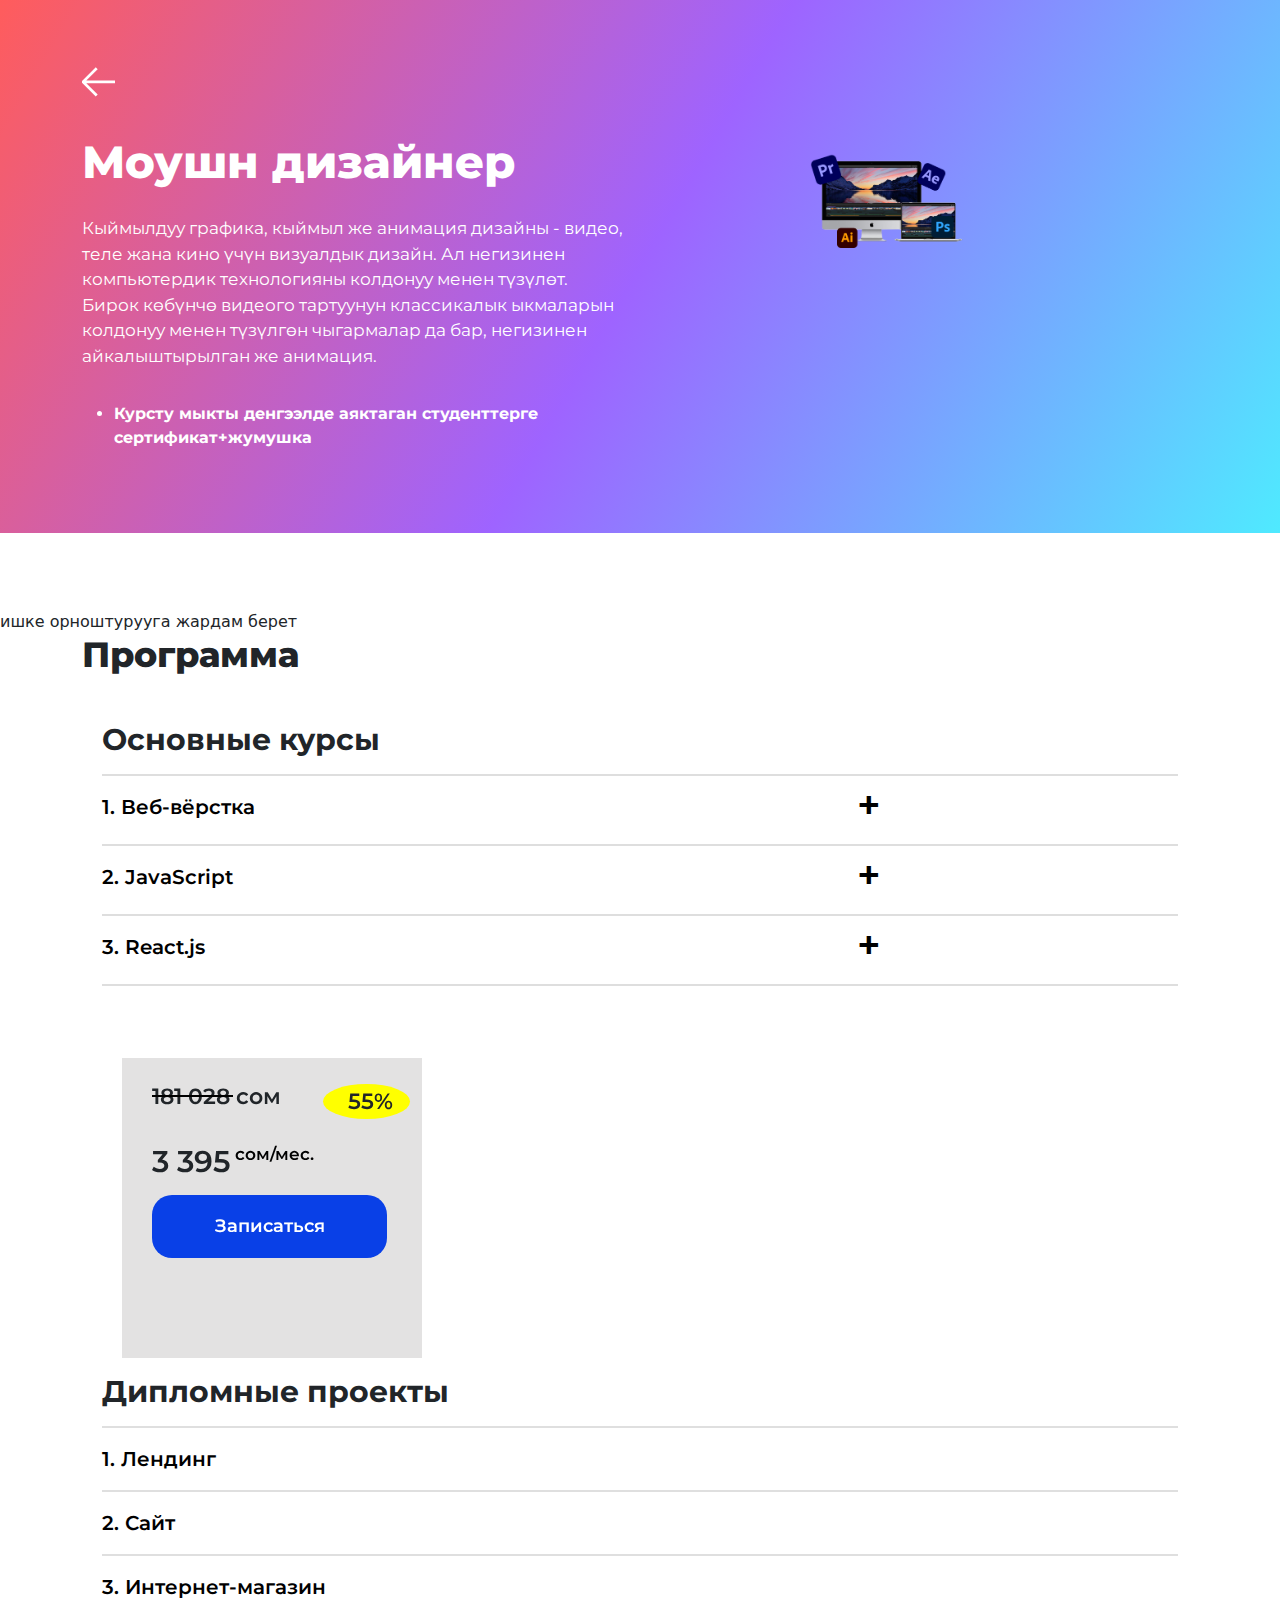
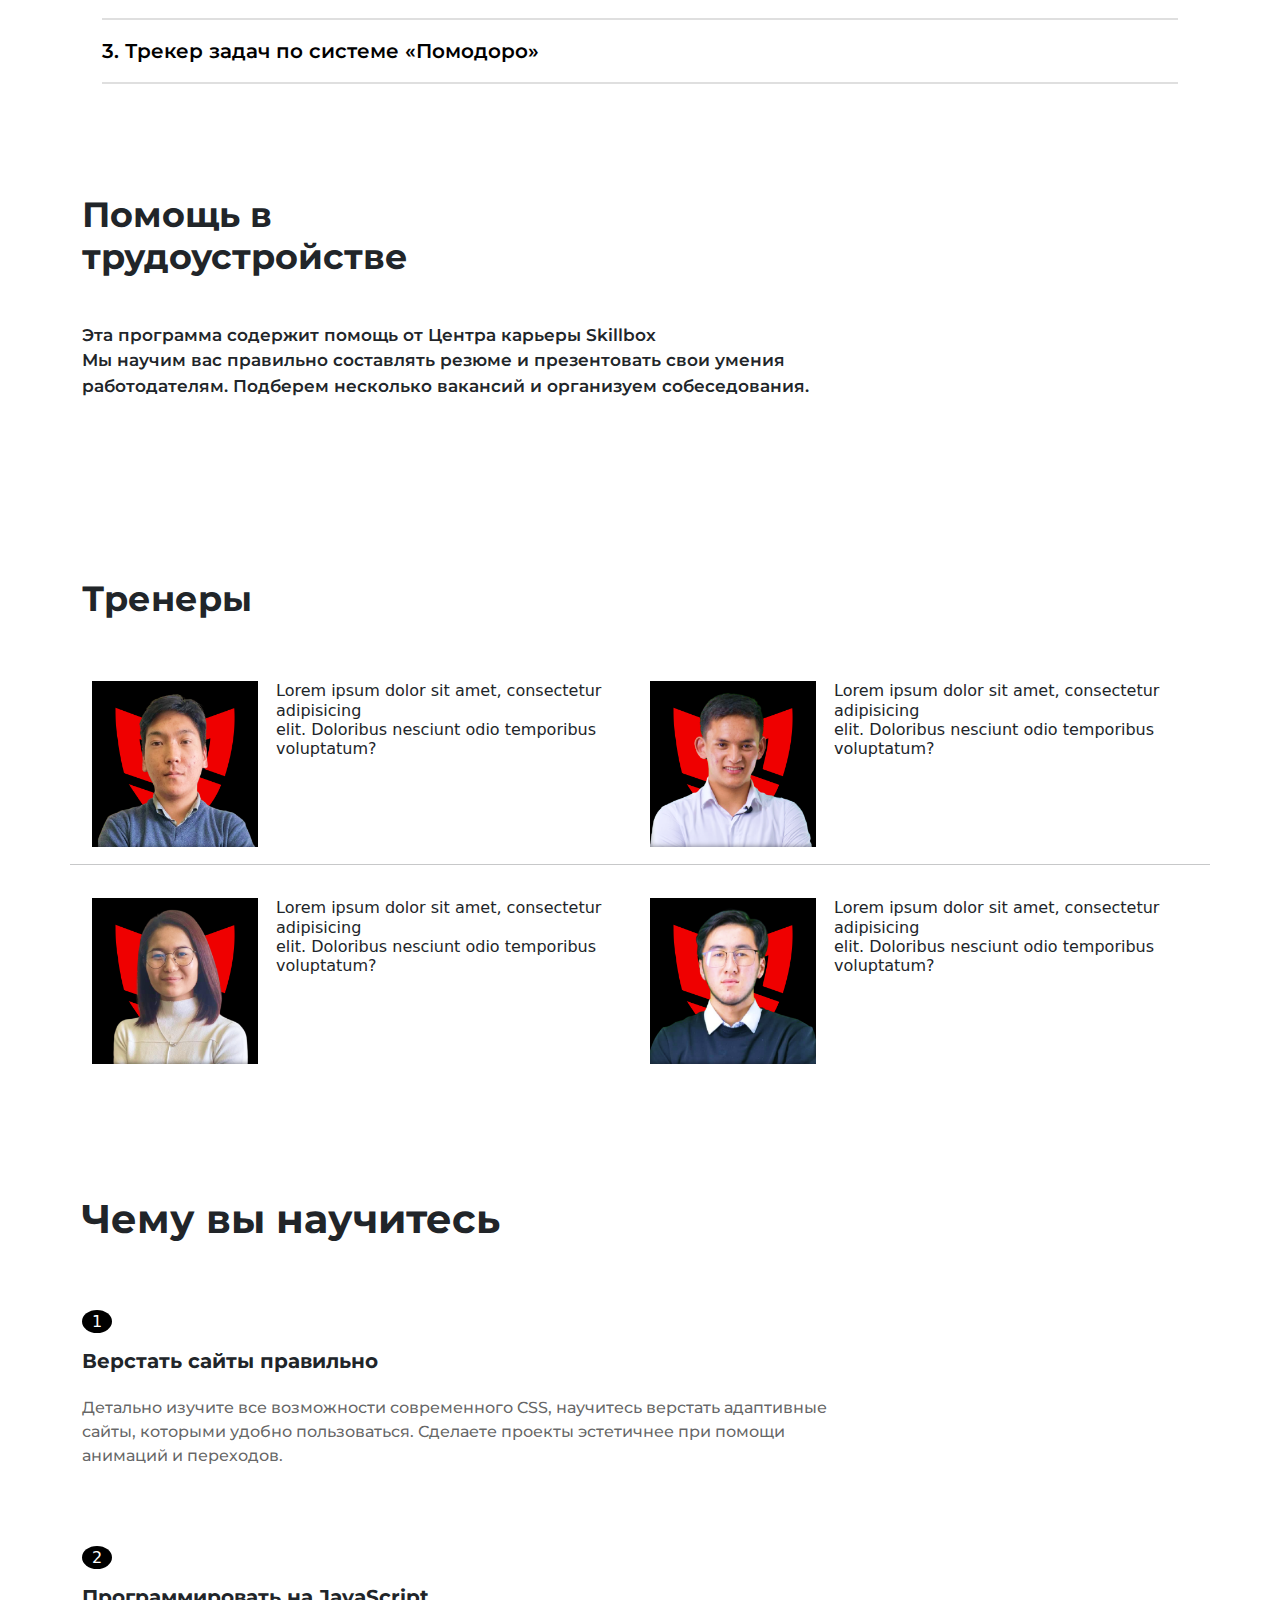
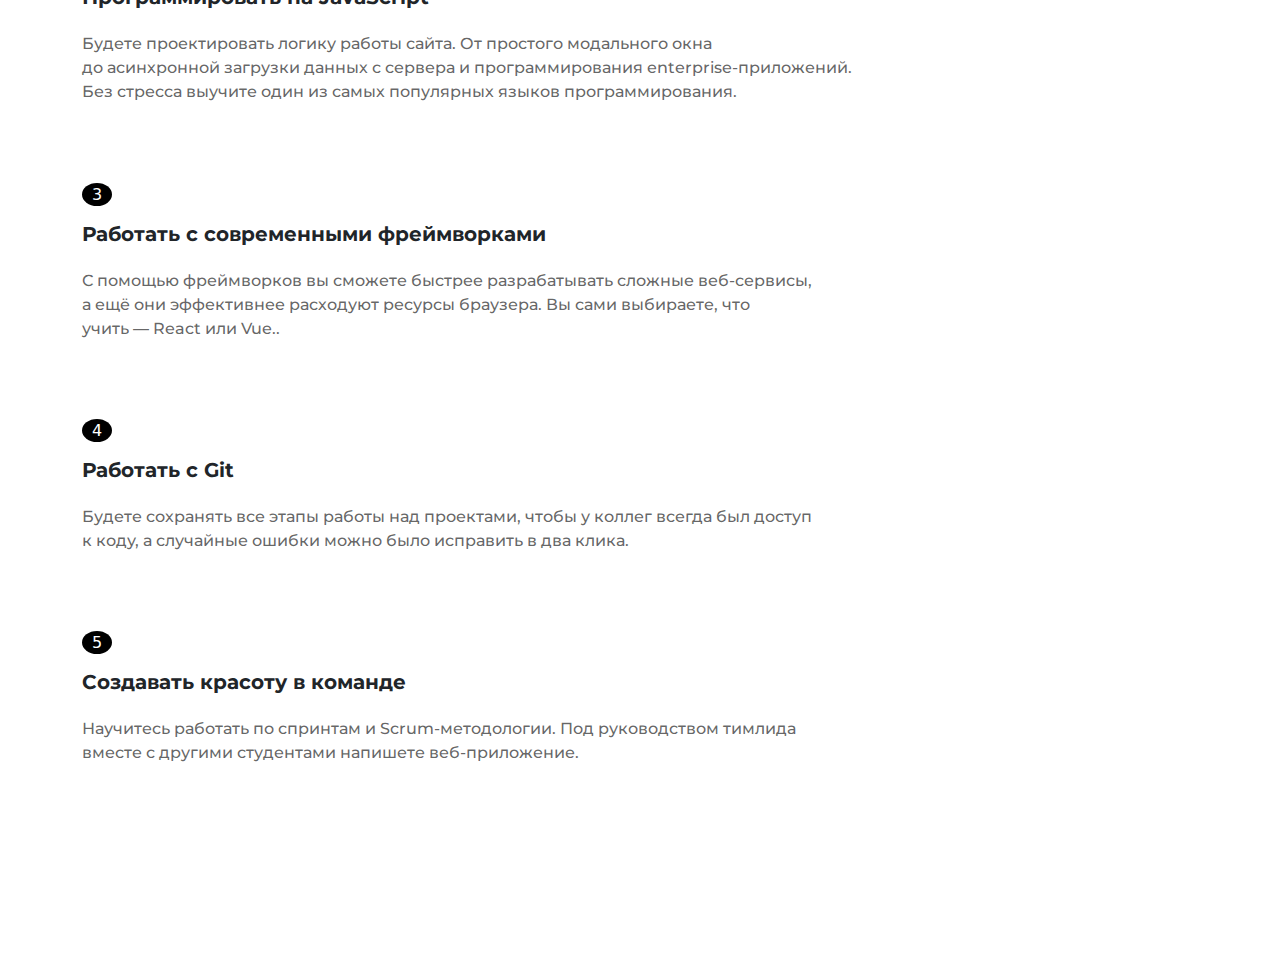
<file: motion.html>
<!DOCTYPE html>
<html lang="en">
<head>
    <meta charset="UTF-8"/>
    <meta
            name="viewport"
            content="width=device-width, user-scalable=no, initial-scale=1.0, maximum-scale=1.0, minimum-scale=1.0"
    />
    <meta http-equiv="X-UA-Compatible" content="ie=edge"/>
    <title>MOTION WEB LLC</title>
    <link rel="shortcut icon" href="./img/logo_title.svg" type="image/svg"/>

    <link
            href="https://fonts.googleapis.com/css2?family=Barlow:wght@200;300;400;500;600;700;800&family=Montserrat+Alternates:wght@300;500;600;700&family=Montserrat:wght@100;200;300;400;500;600;700;800;900&family=Open+Sans:wght@400;700&family=Poppins:wght@100;200;300;400;500;600;700&display=swap"
            rel="stylesheet"
    />
    <link rel="stylesheet" href="css/all.min.css"/>
    <link rel="stylesheet" href="css/bootstrap.min.css"/>
    <link rel="stylesheet" href="css/front.css"/>
    <link rel="stylesheet" href="css/front.media.css"/>
</head>
<body>
<header id="header">
    <div class="container">
        <div class="header">
            <div class="row">
                <div class="col-xxl-6 col-xl-6 col-lg-6 col-md-12 col-sm-12">
                    <a href="index.html"
                    ><img src="./img/icons-left.svg" alt="" class="header--icons"
                    /></a>
                    <h1 class="header--title">Моушн дизайнер</h1>
                    <p class="header--title2">
                        Кыймылдуу графика, кыймыл же анимация дизайны - видео, теле жана кино үчүн визуалдык дизайн. Ал
                        негизинен компьютердик технологияны колдонуу менен түзүлөт. Бирок көбүнчө видеого тартуунун
                        классикалык ыкмаларын колдонуу менен түзүлгөн чыгармалар да бар, негизинен айкалыштырылган же
                        анимация.
                    </p>
                    <ul>
                        <li class="header--title3">Курсту мыкты денгээлде аяктаган студенттерге сертификат+жумушка</li>
                    </ul>
                </div>
                <div class="col-xxl-6 col-xl-6 col-lg-6 col-md-12 col-sm-12">
                    <img src="./img/mot.png" alt="" class="header--img"/>
                </div>
            </div>
        </div>
    </div>
</header>

ишке орноштурууга жардам берет

<section id="hero">
    <div class="container">
        <div class="hero">
            <div>
                <h1 class="hero--program">Программа</h1>
            </div>

            <div class="row site">
                <div class="col-xxl-9 col-xl-12 col-lg-12 col-md-12 col-sm-12">
                    <div class="accordion-body">
                        <div class="accordion">
                            <h1 class="hero--item">Основные курсы</h1>
                            <hr/>
                            <div class="plus">
                                <div class="label">1. Веб-вёрстка</div>

                                <h2 class="content">
                                    Базовый уровень: вы познакомитесь с HTML и CSS,
                                    кросс-браузерной и адаптивной вёрсткой. Научитесь работать
                                    с анимацией и хостингами. Сверстаете сайт для
                                    художественной галереи по готовым макетам. Продвинутый
                                    уровень: узнаете,как автоматизировать сборку проектов и
                                    быстрее описывать стили с помощью препроцессоров.
                                    Научитесь верстать письма, создавать сетки на grid.
                                </h2>
                            </div>
                            <hr/>
                            <div class="plus">
                                <div class="label">2. JavaScript</div>
                                <h2 class="content">
                                    Базовый уровень: научитесь работать с переменными и
                                    числами, изучите массивы,объекты и функции. Познакомитесь
                                    с константами, ключевыми словами const и var, областями
                                    видимости, замыканиями и научитесь их использовать в
                                    работе. Продвинутый уровень: освоите работу с модулями,
                                    событиями и менеджером пакетов npm. Научитесь создавать
                                    методы объектов и прототипов, писать тесты и
                                    взаимодействовать с сервером с помощью fetch API.
                                </h2>
                            </div>
                            <hr/>
                            <div class="plus">
                                <div class="label">3. React.js</div>
                                <h2 class="content">
                                    React-разработчики создают приложения на React,используя
                                    дополнительные инструменты: например,Redux, TypeScript или
                                    Jest. Это востребованная работа: на React.JS написаны
                                    Яндекс,Netflix,Facebook и другие известные сервисы.
                                    Фронтенд-разработчик в Яндекс.Практикуме Давид Роганов
                                    рассказал,что такое React,и составил гид для его изучения.
                                </h2>
                            </div>
                            <hr/>
                        </div>
                    </div>
                </div>

                <div
                        class="col-xxl-3 col-xl-12 col-lg-12 col-md-12 col-sm-12 site2"
                >
                    <div class="hero--square">
                        <div class="d-flex align-items-center justify-content-around">
                            <h1 class="hero--som">181 028 сом</h1>
                            <div class="hero--square2">
                                <h2 class="hero--som2">55%</h2>
                            </div>
                        </div>

                        <div class="d-flex hero--mes">
                            <h1 class="hero--month">3 395</h1>
                            <h5 class="hero--month2">сом/мес.</h5>
                        </div>
                        <div>
                            <button class="hero--btn">Записаться</button>
                        </div>
                    </div>
                </div>
                <div class="hero--block__square">
                    <div class="hero--block">
                        <div class="hero--block2">
                            <img src="./img/x2.png" alt="" class="hero--btn__close"/>
                        </div>
                        <label class="hero--input--ob">
                            <input type="text" placeholder="Имя" class="hero--input"/>

                            <input
                                    type="number"
                                    placeholder="Телефон"
                                    class="hero--input2"
                            />

                            <input
                                    type="email"
                                    placeholder="Электронная почта"
                                    class="hero--input3"
                            />
                        </label>
                        <h6 class="hero--agreement">
                            Нажимая на кнопку, я соглашаюсь на обработку персональных
                            данных и с правилами пользования Платформой
                        </h6>
                        <button class="hero--forma--btn">Отправить</button>
                    </div>
                </div>
                <span class="hero--bottom">
							<div
                                    class="col-xxl-9 col-xl-12 col-lg-12 col-md-12 col-sm-12 help"
                            >
								<div class="accordion-body">
									<div class="accordion">
										<h1 class="hero--item">Дипломные проекты</h1>
										<hr/>
										<div class="plus">
											<div class="label2">1. Лендинг</div>
										</div>
										<hr/>
										<div class="plus">
											<div class="label2">2. Сайт</div>
										</div>
										<hr/>
										<div class="plus">
											<div class="label2">3. Интернет-магазин</div>
										</div>

										<hr/>
										<div class="plus">
											<div class="label2">
												3. Трекер задач по системе «Помодоро»
											</div>
										</div>
										<hr/>
									</div>
								</div>
							</div>

							<div class="col-xxl-9 col-xl-12 col-lg-12 col-md-12 col-sm-12">
								<h1 class="help2">Помощь в <br/>трудоустройстве</h1>
								<p class="help3">
									Эта программа содержит помощь от Центра карьеры Skillbox
									<br/>
									Мы научим вас правильно составлять резюме и презентовать свои
									умения <br/>работодателям. Подберем несколько вакансий и
									организуем собеседования.
								</p>
							</div>

							<div class="col-xxl-9 col-xl-12 col-lg-12 col-md-12 col-sm-12">
								<h1 class="help2">Тренеры</h1>
								<div class="row">
									<span class="d-flex dolor1">
										<img src="./img/as.png" alt="" class="hero--img"/>
										<h6 class="lorem">
											Lorem ipsum dolor sit amet, consectetur adipisicing
											<br/>elit. Doloribus nesciunt odio temporibus voluptatum?
										</h6>
										<img src="./img/das.png" alt="" class="hero--img"/>
										<h6 class="lorem">
											Lorem ipsum dolor sit amet, consectetur adipisicing
											<br/>elit. Doloribus nesciunt odio temporibus voluptatum?
										</h6>
									</span>
									<hr/>
									<span class="d-flex dolor2">
										<img src="./img/nur.png" alt="" class="hero--img"/>
										<h6 class="lorem">
											Lorem ipsum dolor sit amet, consectetur adipisicing
											<br/>elit. Doloribus nesciunt odio temporibus voluptatum?
										</h6>
										<img src="./img/ab.png" alt="" class="hero--img"/>
										<h6 class="lorem">
											Lorem ipsum dolor sit amet, consectetur adipisicing
											<br/>elit. Doloribus nesciunt odio temporibus voluptatum?
										</h6>
									</span>
								</div>
							</div>

							<div class="col-xxl-9 col-xl-12 col-lg-12 col-md-12 col-sm-12">
								<div>
									<h1 class="you">Чему вы научитесь</h1>
								</div>
								<div>
									<span class="one">1</span>
									<h2 class="one2">Верстать сайты правильно</h2>
									<p class="one3">
										Детально изучите все возможности современного CSS, научитесь
										верстать адаптивные <br/>сайты, которыми удобно
										пользоваться. Сделаете проекты эстетичнее при помощи
										<br/>анимаций и переходов.
									</p>
								</div>

								<div>
									<span class="one"> 2</span>
									<h2 class="one2">Программировать на JavaScript</h2>
									<p class="one3">
										Будете проектировать логику работы сайта. От простого
										модального окна <br/>до асинхронной загрузки данных с
										сервера и программирования enterprise-приложений. <br/>Без
										стресса выучите один из самых популярных языков
										программирования.
									</p>
								</div>

								<div>
									<span class="one">3</span>
									<h2 class="one2">Работать с современными фреймворками</h2>
									<p class="one3">
										С помощью фреймворков вы сможете быстрее разрабатывать
										сложные веб-сервисы, <br/>а ещё они эффективнее расходуют
										ресурсы браузера. Вы сами выбираете, что <br/>учить &#151;
										React или Vue..
									</p>
								</div>

								<div>
									<span class="one">4</span>
									<h2 class="one2">Работать с Git</h2>
									<p class="one3">
										Будете сохранять все этапы работы над проектами, чтобы у
										коллег всегда был доступ <br/>к коду, а случайные ошибки
										можно было исправить в два клика.
									</p>
								</div>

								<div>
									<span class="one">5</span>
									<h2 class="one2">Создавать красоту в команде</h2>
									<p class="one3">
										Научитесь работать по спринтам и Scrum-методологии. Под
										руководством тимлида <br/>вместе с другими студентами
										напишете веб-приложение.
									</p>
								</div>
							</div>
						</span>
            </div>
        </div>
    </div>
</section>

<script src="js/bootstrap.min.js"></script>
<script src="js/all.min.js"></script>
<script src="js/front.js"></script>
</body>
</html>
</file>
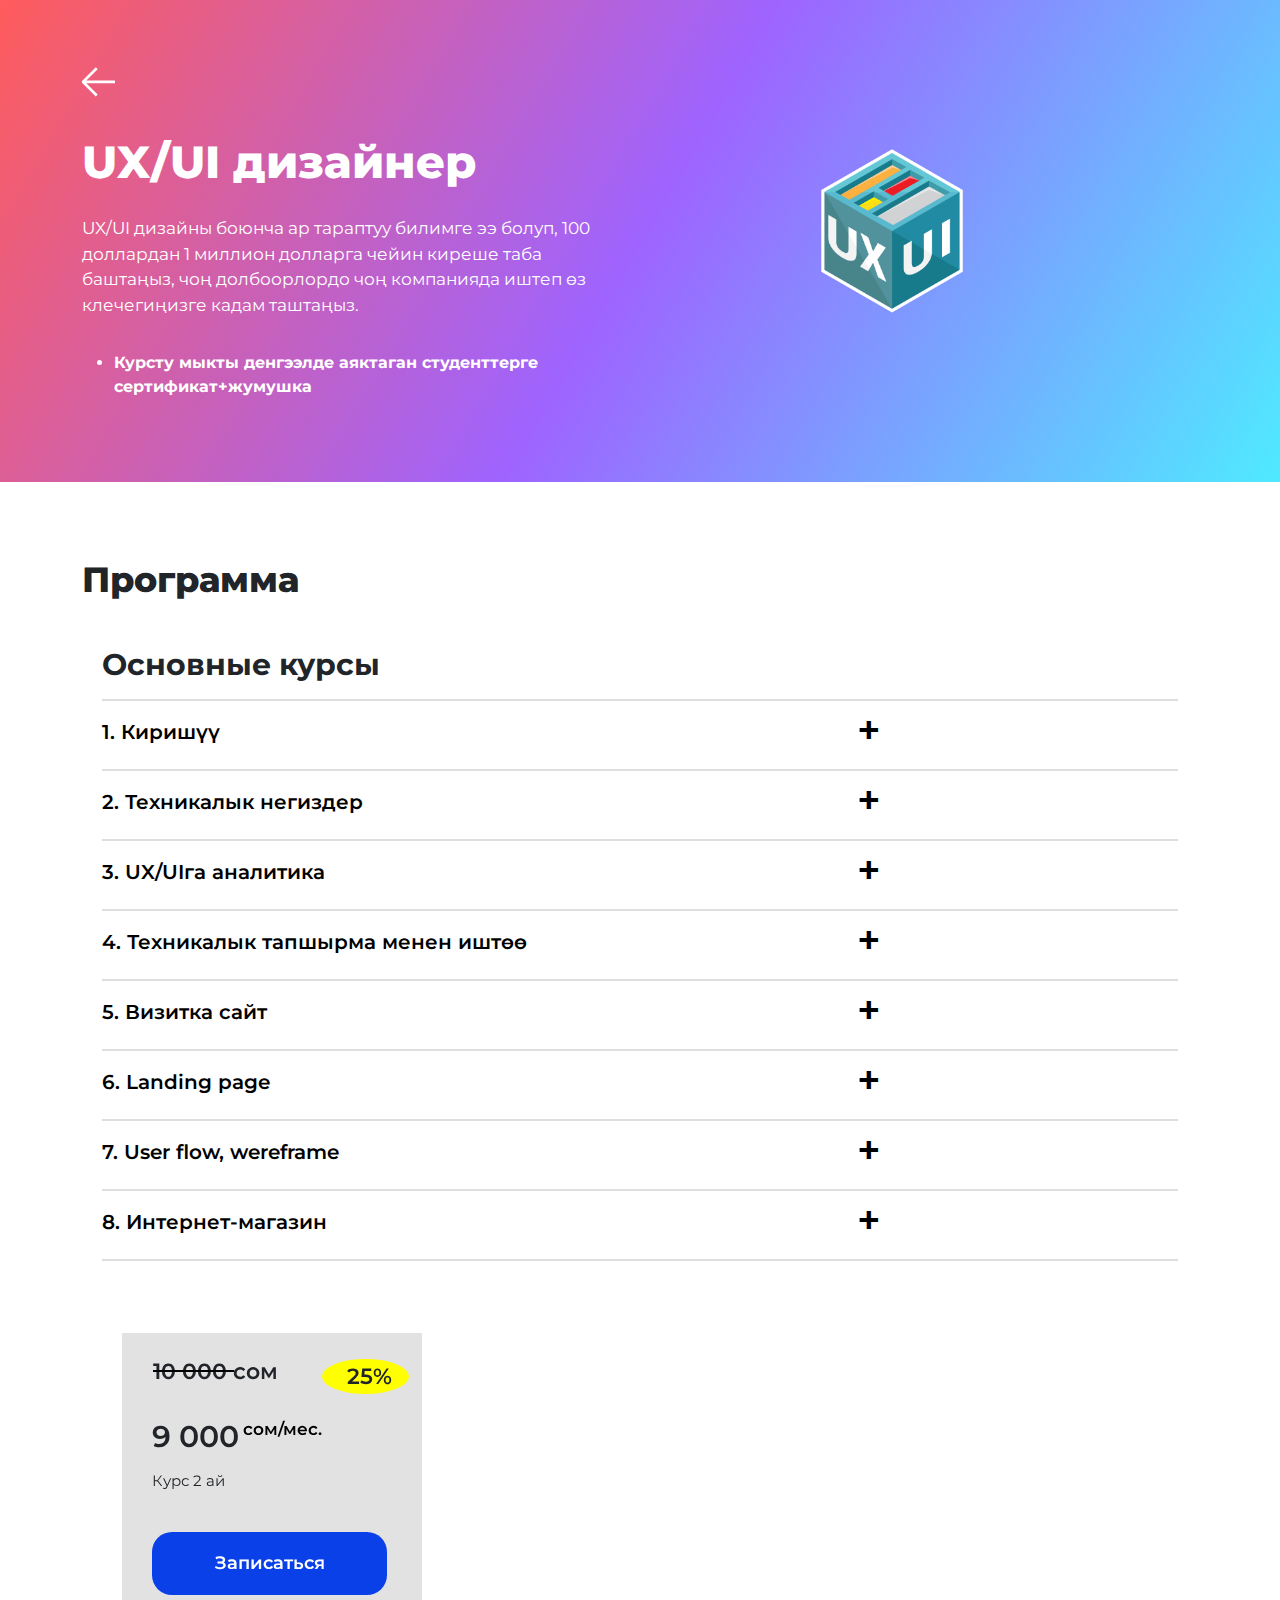
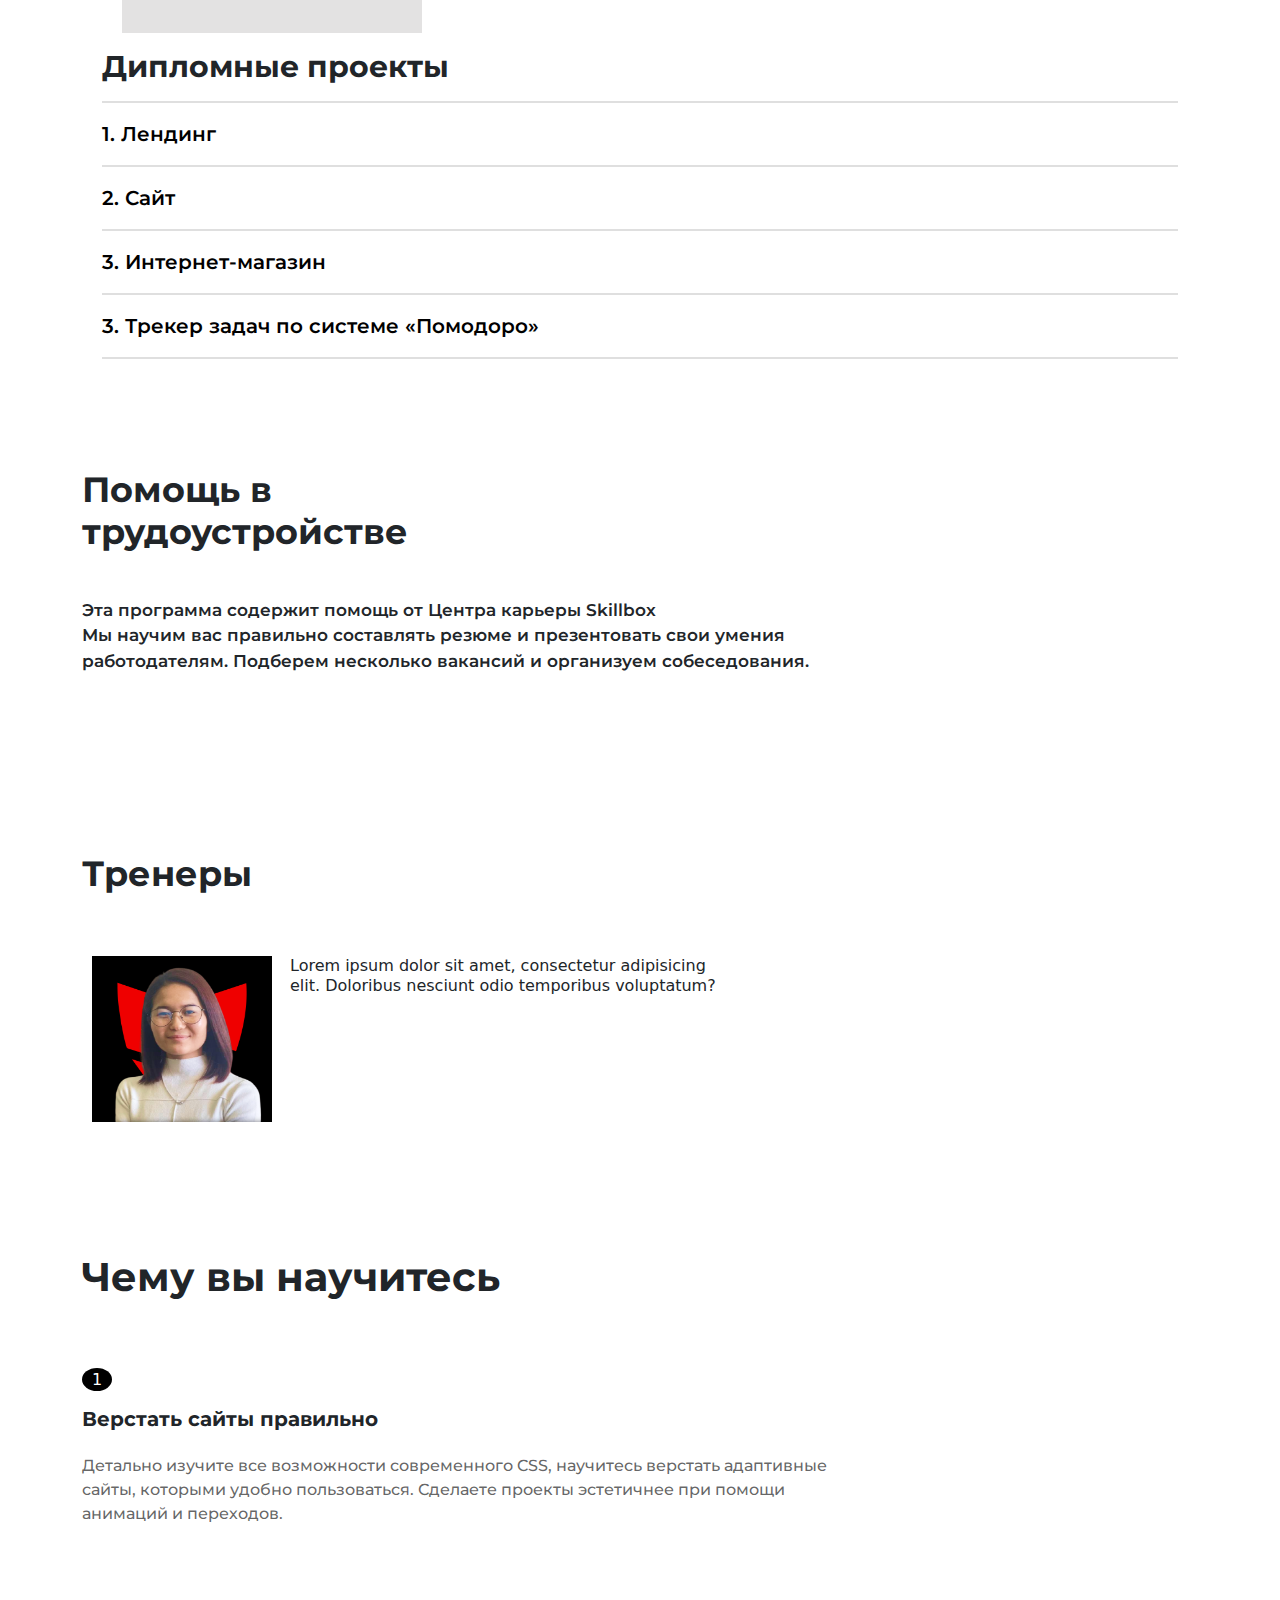
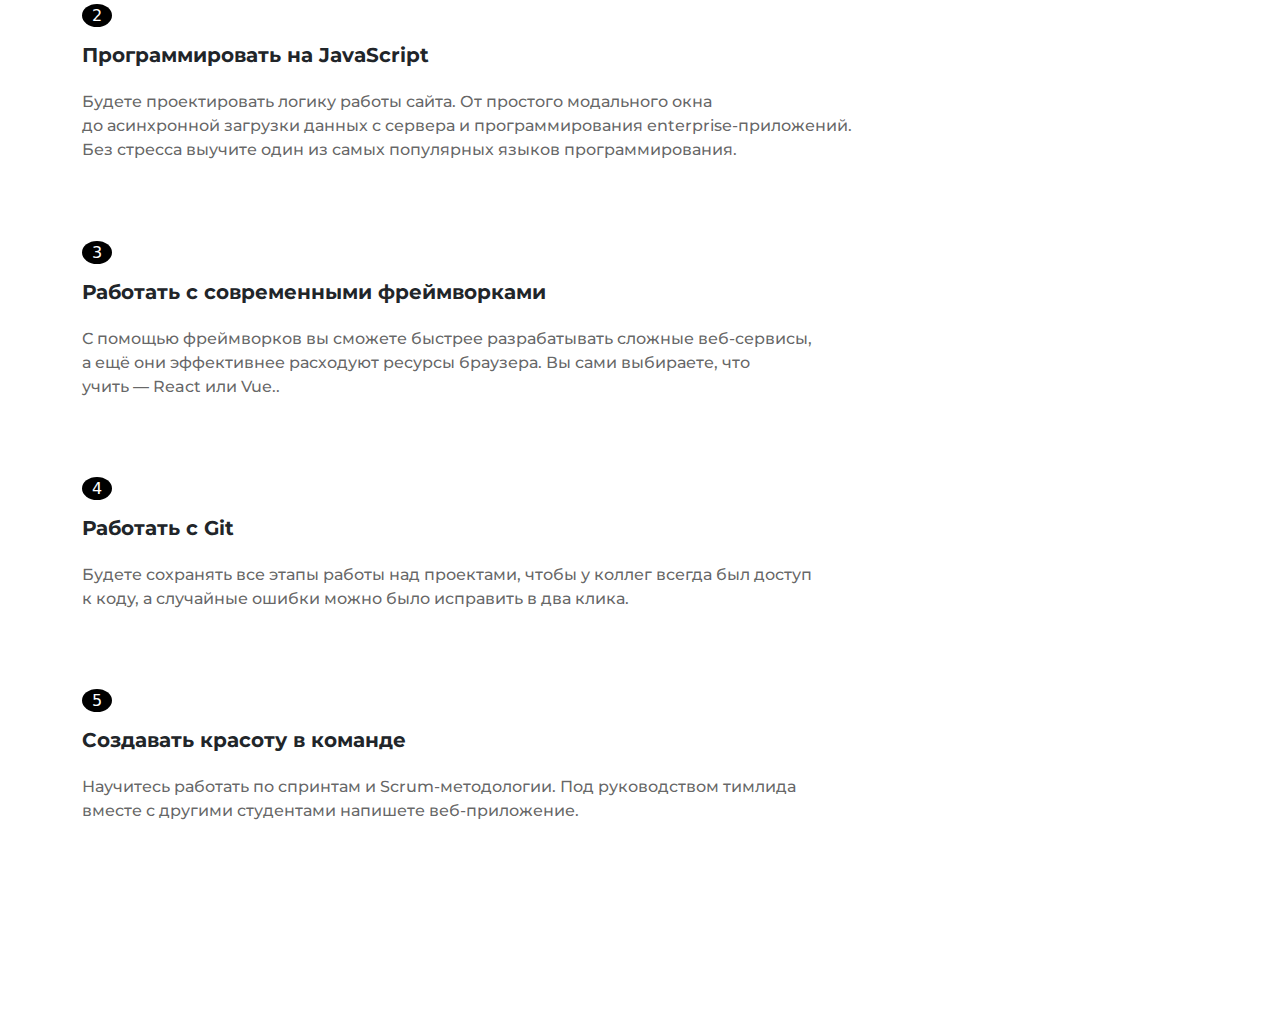
<file: uxui.html>
<!DOCTYPE html>
<html lang="en">
<head>
    <meta charset="UTF-8"/>
    <meta
            name="viewport"
            content="width=device-width, user-scalable=no, initial-scale=1.0, maximum-scale=1.0, minimum-scale=1.0"
    />
    <meta http-equiv="X-UA-Compatible" content="ie=edge"/>
    <title>MOTION WEB LLC</title>
    <link rel="shortcut icon" href="./img/logo_title.svg" type="image/svg"/>

    <link
            href="https://fonts.googleapis.com/css2?family=Barlow:wght@200;300;400;500;600;700;800&family=Montserrat+Alternates:wght@300;500;600;700&family=Montserrat:wght@100;200;300;400;500;600;700;800;900&family=Open+Sans:wght@400;700&family=Poppins:wght@100;200;300;400;500;600;700&display=swap"
            rel="stylesheet"
    />
    <link rel="stylesheet" href="css/all.min.css"/>
    <link rel="stylesheet" href="css/bootstrap.min.css"/>
    <link rel="stylesheet" href="css/front.css"/>
    <link rel="stylesheet" href="css/front.media.css"/>
</head>
<body>
<header id="header">
    <div class="container">
        <div class="header">
            <div class="row">
                <div class="col-xxl-6 col-xl-6 col-lg-6 col-md-12 col-sm-12">
                    <a href="index.html"
                    ><img src="./img/icons-left.svg" alt="" class="header--icons"
                    /></a>
                    <h1 class="header--title">UX/UI дизайнер</h1>
                    <p class="header--title2">
                        UX/UI дизайны боюнча ар тараптуу билимге ээ болуп, 100 доллардан 1 миллион долларга чейин
                        киреше таба баштаңыз, чоң долбоорлордо чоң компанияда иштеп өз клечегиңизге кадам таштаңыз.
                    </p>
                    <ul>
                        <li class="header--title3">Курсту мыкты денгээлде аяктаган студенттерге сертификат+жумушка </li>
                    </ul>
                </div>
                <div class="col-xxl-6 col-xl-6 col-lg-6 col-md-12 col-sm-12">
                    <img src="./img/ux.png" alt="" class="header--img"/>
                </div>
            </div>
        </div>
    </div>
</header>

<section id="hero">
    <div class="container">
        <div class="hero">
            <div>
                <h1 class="hero--program">Программа</h1>
            </div>

            <div class="row site">
                <div class="col-xxl-9 col-xl-12 col-lg-12 col-md-12 col-sm-12">
                    <div class="accordion-body">
                        <div class="accordion">
                            <h1 class="hero--item">Основные курсы</h1>
                            <hr/>
                            <div class="plus">
                                <div class="label">1. Киришүү</div>

                                <h2 class="content">
                                    <ul>
                                        <li>Веб-дизайндын тарыхы.</li>
                                        <li>Веб-дизайнер менен UX/UI дизайнердин айрмасы?</li>
                                        <li>UX/UI дизайнер ким?</li>
                                        <li>Figma программасы менен таанышуу.</li>
                                        <li>Figma программасындагы инстурменттери менен таанышуу.</li>
                                        <li>Плагиндер менен таанышуу жана орнотуу</li>
                                    </ul>
                                </h2>
                            </div>
                            <hr/>
                            <div class="plus">
                                <div class="label">2. Техникалык негиздер</div>
                                <h2 class="content">
                                    <ul>
                                        <li>Шрифттер жана аларды кантип колдонуу керек</li>
                                        <li>Текст менен иштөө</li>
                                        <li>Веб-дизайндагы торчолор</li>
                                        <li>Өңдөр менен иштөө</li>
                                        <li>Интерфейстеги баскычтар</li>
                                        <li>Интерфейс элементтери</li>
                                    </ul>
                                </h2>
                            </div>
                            <hr/>
                            <div class="plus">
                                <div class="label">3. UX/UIга аналитика</div>
                                <h2 class="content">
                                    <ul>
                                        <li>Сайттын максаты</li>
                                        <li>Максаттуу аудиторияны аныктоо</li>
                                        <li>Маркетинг триггерлери</li>
                                        <li>Контентти кайдан тапса болот</li>
                                        <li>User Experience</li>
                                    </ul>
                                </h2>
                            </div>
                            <hr/>
                            <div class="plus">
                                <div class="label">4. Техникалык тапшырма менен иштөө</div>
                                <h2 class="content">
                                    <ul>
                                        <li>Кардар менен иштөө</li>
                                        <li>Келишимди туура багытта кою</li>
                                        <li>Ортодогу койгойлорду чечүү</li>
                                    </ul>
                                </h2>
                            </div>
                            <hr/>
                            <div class="plus">
                                <div class="label">5. Визитка сайт
                                </div>
                                <h2 class="content">
                                    <ul>
                                        <li>UI-кит</li>
                                        <li>Биринчи экран эрежеси</li>
                                        <li>Иконкалар менен иштөө тартиби</li>
                                        <li>Биринчи экранды тартуу үчүн текшерүү тизмеси</li>
                                    </ul>
                                </h2>
                            </div>
                            <hr/>
                            <div class="plus">
                                <div class="label">6. Landing page
                                </div>
                                <h2 class="content">
                                    <ul>
                                        <li>Идея издөө шилтемелерди тандоо жана алгачкы кадамдар</li>
                                        <li>Биринчи эскиздер менен иштөө</li>
                                        <li>Дизайндагы деталдар</li>
                                        <li>Дизайнды анимацияга салуу</li>
                                    </ul>
                                </h2>
                            </div>
                            <hr/>
                            <div class="plus">
                                <div class="label">7. User flow, wereframe
                                </div>
                                <h2 class="content">
                                    <ul>
                                        <li>Behanске жүктөө</li>
                                        <li>Кошумча элементтердин үстүндө иштөө</li>
                                        <li>Сайттын мобильдик түрү</li>
                                    </ul>
                                </h2>
                            </div>
                            <hr/>
                            <div class="plus">
                                <div class="label">8. Интернет-магазин</div>
                                <h2 class="content">
                                    <ul>
                                        <li>Товардык топ</li>
                                        <li>Биринчи экран, Биз жөнүндө, Колонтитул, Рахмат терезеси</li>
                                        <li>Тавардын карточкасы</li>
                                        <li>Дизайнды оформления кылып Behanceке жүктөө</li>
                                    </ul>
                                </h2>
                            </div>
                            <hr/>
                        </div>
                    </div>
                </div>

                <div
                        class="col-xxl-3 col-xl-12 col-lg-12 col-md-12 col-sm-12 site2"
                >
                    <div class="hero--square">
                        <div class="d-flex align-items-center justify-content-around">
                            <h1 class="hero--som">10 000 сом</h1>
                            <div class="hero--square2">
                                <h2 class="hero--som2">25%</h2>
                            </div>
                        </div>

                        <div class="d-flex hero--mes">
                            <h1 class="hero--month">9 000</h1>
                            <h5 class="hero--month2">сом/мес.</h5>
                        </div>
                        <div>
                            <p class="hero--onthe">Курс 2 ай</p>
                        </div>
                        <div>
                            <button class="hero--btn">Записаться</button>
                        </div>
                    </div>
                </div>
                <div class="hero--block__square">
                    <div class="hero--block">
                        <div class="hero--block2">
                            <img src="./img/x2.png" alt="" class="hero--btn__close"/>
                        </div>
                        <label class="hero--input--ob">
                            <input type="text" placeholder="Имя" class="hero--input"/>

                            <input
                                    type="number"
                                    placeholder="Телефон"
                                    class="hero--input2"
                            />

                            <input
                                    type="email"
                                    placeholder="Электронная почта"
                                    class="hero--input3"
                            />
                        </label>
                        <h6 class="hero--agreement">
                            Нажимая на кнопку, я соглашаюсь на обработку персональных
                            данных и с правилами пользования Платформой
                        </h6>
                        <button class="hero--forma--btn">Отправить</button>
                    </div>
                </div>
                <span class="hero--bottom">
							<div
                                    class="col-xxl-9 col-xl-12 col-lg-12 col-md-12 col-sm-12 help"
                            >
								<div class="accordion-body">
									<div class="accordion">
										<h1 class="hero--item">Дипломные проекты</h1>
										<hr/>
										<div class="plus">
											<div class="label2">1. Лендинг</div>
										</div>
										<hr/>
										<div class="plus">
											<div class="label2">2. Сайт</div>
										</div>
										<hr/>
										<div class="plus">
											<div class="label2">3. Интернет-магазин</div>
										</div>

										<hr/>
										<div class="plus">
											<div class="label2">
												3. Трекер задач по системе «Помодоро»
											</div>
										</div>
										<hr/>
									</div>
								</div>
							</div>

							<div class="col-xxl-9 col-xl-12 col-lg-12 col-md-12 col-sm-12">
								<h1 class="help2">Помощь в <br/>трудоустройстве</h1>
								<p class="help3">
									Эта программа содержит помощь от Центра карьеры Skillbox
									<br/>
									Мы научим вас правильно составлять резюме и презентовать свои
									умения <br/>работодателям. Подберем несколько вакансий и
									организуем собеседования.
								</p>
							</div>

							<div class="col-xxl-9 col-xl-12 col-lg-12 col-md-12 col-sm-12">
								<h1 class="help2">Тренеры</h1>
								<div class="row">
									<span class="d-flex dolor2">
										<img src="./img/nur.png" alt="" class="hero--img"/>
										<h6 class="lorem">
											Lorem ipsum dolor sit amet, consectetur adipisicing
											<br/>elit. Doloribus nesciunt odio temporibus voluptatum?
										</h6>
									</span>
								</div>
							</div>

							<div class="col-xxl-9 col-xl-12 col-lg-12 col-md-12 col-sm-12">
								<div>
									<h1 class="you">Чему вы научитесь</h1>
								</div>
								<div>
									<span class="one">1</span>
									<h2 class="one2">Верстать сайты правильно</h2>
									<p class="one3">
										Детально изучите все возможности современного CSS, научитесь
										верстать адаптивные <br/>сайты, которыми удобно
										пользоваться. Сделаете проекты эстетичнее при помощи
										<br/>анимаций и переходов.
									</p>
								</div>

								<div>
									<span class="one"> 2</span>
									<h2 class="one2">Программировать на JavaScript</h2>
									<p class="one3">
										Будете проектировать логику работы сайта. От простого
										модального окна <br/>до асинхронной загрузки данных с
										сервера и программирования enterprise-приложений. <br/>Без
										стресса выучите один из самых популярных языков
										программирования.
									</p>
								</div>

								<div>
									<span class="one">3</span>
									<h2 class="one2">Работать с современными фреймворками</h2>
									<p class="one3">
										С помощью фреймворков вы сможете быстрее разрабатывать
										сложные веб-сервисы, <br/>а ещё они эффективнее расходуют
										ресурсы браузера. Вы сами выбираете, что <br/>учить &#151;
										React или Vue..
									</p>
								</div>

								<div>
									<span class="one">4</span>
									<h2 class="one2">Работать с Git</h2>
									<p class="one3">
										Будете сохранять все этапы работы над проектами, чтобы у
										коллег всегда был доступ <br/>к коду, а случайные ошибки
										можно было исправить в два клика.
									</p>
								</div>

								<div>
									<span class="one">5</span>
									<h2 class="one2">Создавать красоту в команде</h2>
									<p class="one3">
										Научитесь работать по спринтам и Scrum-методологии. Под
										руководством тимлида <br/>вместе с другими студентами
										напишете веб-приложение.
									</p>
								</div>
							</div>
						</span>
            </div>
        </div>
    </div>
</section>

<script src="js/bootstrap.min.js"></script>
<script src="js/all.min.js"></script>
<script src="js/front.js"></script>
</body>
</html>
</file>
<file: css/front.css>
/*//////header/////////*/
#header {
    margin-bottom: 6%;
    background: linear-gradient(
            120deg,
            rgba(255, 0, 0, 0.64),
            rgba(99, 4, 255, 0.62),
            rgba(4, 225, 255, 0.7)
    );
}

.header {
    padding: 6% 0;
}

.header--img {
    width: 30%;
    margin: 15% 29%;
}

.header--icons {
    width: 6%;
    margin-bottom: 7%;
}

.header--title {
    font-family: 'Montserrat', sans-serif;
    font-weight: 800;
    font-size: 45px;
    margin-bottom: 5%;
    color: #fff;
}

.header--title2 {
    font-family: 'Montserrat', sans-serif;
    font-size: 17px;
    margin-bottom: 6%;
    color: #fff;
}

.header--title3 {
    font-family: 'Montserrat', sans-serif;
    font-weight: 700;

    color: #fff;
}

/*//////header/////////*/

/*///////hero///////////*/
.hero--program {
    font-family: 'Montserrat', sans-serif;
    font-weight: 800;
    font-size: 35px;
    margin-bottom: 30px;
}

.hero--item {
    font-family: 'Montserrat', sans-serif;
    font-weight: 700;
    font-size: 30px;
}

.label {
    font-size: 20px;
    color: #000;
    font-family: 'Montserrat', sans-serif;
    font-weight: 600;
    cursor: pointer;
}

.accordion .label::before {
    cursor: pointer;
    content: '+';
    color: black;
    position: absolute;
    font-size: 40px;
    transform: translateY(-50%);
    margin-left: 59%;
    margin-top: 1%;
    transition: .3s;
}

.accordion .content {
    position: relative;
    background: white;
    padding: 3px 0;
    width: 100%;
    height: 0;
    overflow: hidden;
    transition: 0.5s;
    font-family: 'Montserrat', sans-serif;
    font-weight: 500;
    font-size: 17px;
}

.accordion hr {
    width: 100%;
    margin-left: 0;
    border: 1px solid grey;
}

.accordion .plus.active .content {
    height: auto;
    cursor: pointer;
}

.accordion .plus.active .label::before {
    content: '-';
    cursor: pointer;
    font-size: 50px;
    transition: .3s;

}

.site2 {
    position: sticky;
    top: 50px;
}

.hero--square {
    width: 300px;
    height: 300px;
    background: rgba(105, 99, 99, 0.19);
    margin-left: 40px;
    margin-top: 40px;
}

.hero--som {
    font-family: 'Montserrat', sans-serif;
    font-weight: 600;
    font-size: 22px;
    position: relative;
    padding: 26px 17px;
}

.hero--som:before {
    position: absolute;
    content: '';
    width: 81px;
    height: 2px;
    margin-top: 7%;
    background: #000;
}

.hero--square2 {
    border-radius: 69%;
    background: yellow;
    width: 87px;
    height: 35px;
}

.hero--som2 {
    font-family: 'Montserrat', sans-serif;
    font-weight: 600;
    font-size: 22px;
    padding: 5px 25px;
}

.hero--month {
    font-family: 'Montserrat', sans-serif;
    font-weight: 600;
    font-size: 30px;
    padding-left: 30px;
}

.hero--month2 {
    font-family: 'Montserrat', sans-serif;
    font-weight: 600;
    font-size: 17px;
    padding-left: 4px;
    color: #000;
    margin-bottom: 30px;
}

.hero--onthe {
    font-family: 'Montserrat', sans-serif;
    font-weight: 400;
    font-size: 15px;
    padding-left: 30px;
    margin-bottom: 40px;
}

.hero--btn {
    width: 235px;
    height: 63px;
    margin-left: 30px;
    background: #0940e7;
    color: #fff;
    border: none;
    border-radius: 20px;
    font-size: 18px;
    font-family: 'Montserrat', sans-serif;
    font-weight: 600;
    transition: 0.3s;
}

.hero--btn:hover {
    background: #000;
}

.label2 {
    font-size: 20px;
    color: #000;
    font-family: 'Montserrat', sans-serif;
    font-weight: 600;
}

.help {
    margin-bottom: 7%;
}

.help2 {
    font-family: 'Montserrat', sans-serif;
    font-weight: 700;
    font-size: 35px;
    margin-bottom: 4%;
}

.help3 {
    font-family: 'Montserrat', sans-serif;
    font-weight: 600;
    font-size: 17px;
    margin-bottom: 16%;
}

.hero--img {
    width: 200px;
    height: 200px;
    padding: 17px 10px;
}

.dolor2 {
    margin-bottom: 10%;
}

.lorem {
    padding: 17px 8px;
}

.you {
    font-family: 'Montserrat', sans-serif;
    font-weight: 700;
    margin-bottom: 6%;
}

.one {
    padding: 2px 10px;
    border-radius: 50%;
    background: #000;
    color: #fff;
}

.one2 {
    font-family: 'Montserrat', sans-serif;
    font-weight: 700;
    font-size: 20px;
    padding: 15px 0;
}

.one3 {
    font-family: 'Montserrat', sans-serif;
    font-weight: 500;
    color: rgba(0, 0, 0, 0.61);
    margin-bottom: 7%;
}

.hero--block__square {
    background: #000000ab;
    width: 1520px;
    height: 1200px;
    margin-left: -7%;
    display: none;
    z-index: 45;
    position: fixed;
    margin-top: -50%;
    overflow: hidden;
}

.hero--block {
    width: 31%;
    height: 317px;
    border-radius: 10px;
    margin: 18% 34%;
    /*position: fixed;*/
    background: rgb(245, 245, 245);
    z-index: 34;
}

.hero--block2 {
    overflow: hidden;
    width: 60px;
    height: 40px;
    background: rgb(245 245 245);
    margin-left: 96%;
    border-radius: 10px;
}

.hero--input--ob {
    margin-top: -33px;
}

.hero--btn__close {
    padding: 9px 25px;
}

.hero--input {
    margin: 21px 17px;
    width: 90%;
    height: 32px;
    padding: 0 7px;
    border: none;
    background: transparent;
    border-bottom: 2px solid #000000;
    outline: none;
    font-family: 'Montserrat', sans-serif;
    font-weight: 600;
    color: black;
}

.hero--input2 {
    color: black;
    margin: 4px 17px;
    width: 90%;
    height: 32px;
    padding: 0 7px;
    border: none;
    background: transparent;
    border-bottom: 2px solid #000000;
    outline: none;
    font-family: 'Montserrat', sans-serif;
    font-weight: 600;
}

.hero--input3 {
    color: black;
    margin: 18px 17px;
    width: 90%;
    height: 32px;
    padding: 0 7px;
    border: none;
    background: transparent;
    border-bottom: 2px solid #000000;
    outline: none;
    font-family: 'Montserrat', sans-serif;
    font-weight: 600;
}

.hero--agreement {
    font-size: 13px;
    font-family: 'Montserrat', sans-serif;
    font-weight: 400;
    color: #000000;
    text-align: center;
    margin-bottom: 6%;
}

.hero--forma--btn {
    padding: 10px 30px;
    border-radius: 10px;
    border: none;
    background: blue;
    color: #fff;
    transition: 0.3s;
    margin: 10px 156px;
    font-family: 'Montserrat', sans-serif;
    font-weight: 600;
}

.hero--forma--btn:hover {
    border: 1px solid black;
    color: black;
    background: transparent;
}

.hero--bottom {
    margin-bottom: 10%;
}

/*///////hero///////////*/
</file>
<file: css/front.media.css>
@media (max-width: 1200px) {
    .header--title {
        font-size: 41px;
    }

    .accordion .label::before {
        margin-left: 82%;
    }

    .header--img {
        margin: 12% 28%;
    }

    .hero--square {
        width: 90%;
        height: 66%;
        border-radius: 19px;
        background: #ececec;
        position: relative;
    }

    .site2 {
        top: 550px;
    }

    .hero--mes {
        margin-top: -74px;
    }

    .hero--som {
        padding: 26px 0;
    }

    .hero--som:before {
        margin-top: 9%;
    }

    .hero--square2 {
        margin-left: -76%;
    }

    .hero--btn {
        width: 211px;
        height: 53px;
        margin-left: 74%;
        position: absolute;
        margin-top: -10%;
    }

    .hero--block {
        margin: 15% 38%;
    }

    .container {
        width: 90%;
    }

    .hero--forma--btn {
        margin: -6px 99px;
    }
    .hero--block__square {
        width: 100%;
        height: 100%;
        margin-left: -5%;
        margin-top: -55.5%;
        overflow: hidden;
    }

}

@media (max-width: 1024px)  {
    .header--title {
        font-size: 35px;
    }

    .site2 {
        top: 474px;
    }

    .hero--btn {
        width: 211px;
        height: 50px;
        margin-left: 72%;
        margin-top: -11%;
    }

    .hero--square2 {
        margin-left: -70%;
    }

    .hero--forma--btn {
        margin: -1px 79px;
    }
    .hero--block__square {
        width: 100%;
        height: 100%;
        margin-left: -5%;
        margin-top: -58.5%;
        overflow: hidden;
    }
}

@media (max-width: 992px) {
    .header--title {
        font-size: 34px;
    }
    .hero--block2 {
        margin-left: 94%;}
    .hero--forma--btn {
        margin: -1px 83px;
        font-size: 15px;
        padding: 8px 20px;
    }

    .accordion .label::before {
        margin-left: 81%;
    }

    .hero--btn {
        width: 190px;
        height: 50px;
        margin-left: 72%;
        margin-top: -11%;
    }
    .hero--block__square {
        width: 100%;
        height: 100%;
        margin-left: -5%;
        margin-top: -61.5%;
        overflow: hidden;
    }

}

@media (max-width: 768px) {
    .header--img {
        margin: 9% 24%;
    }
    .header--title {
        font-size: 25px;
    }
    .header--title2 {
         font-size: 15px;}
    .header--title3 {
        font-size: 15px;}
    .hero--program {
        font-size: 27px;}
    .hero--item {
        font-size: 25px;
    }
    .label {
        font-size: 19px;}
    .accordion .label::before {
        margin-left: 78%;
    }
    .accordion .content {
        width: 584px;
        font-size: 14px;
    }
    .help2 {
        font-size: 28px;}
    .help3 {
        font-size: 15px;
    }
    .you {
        font-size: 26px;
    }
    .one2 {
        font-size: 18px;
    }
    .one3 {
        margin-bottom: 14%;
        font-size: 14px;
    }
    .hero--square {
        width: 90%;
        height: 60%;
    }
    .hero--month {
        font-size: 23px;}
    .hero--month2 {
        font-size: 15px;}
    .hero--som {
        font-size: 18px;
        padding: 28px 0;
    }
    .hero--som2 {
        font-size: 17px;
        padding: 5px 17px;
    }
    .hero--square2 {
        border-radius: 69%;
        width: 61px;
        height: 28px;
    }
    .hero--onthe {
        font-size: 12px;}
    .hero--btn {
        width: 148px;
        height: 46px;
        margin-left: 70%;
        margin-top: -15%;
        font-size: 15px;
    }
    .hero--block {
        margin: 22% 26%;
        width: 52%;
    }
    .hero--forma--btn {
         margin: -1px 132px;
     }
    .hero--block__square {
        width: 100%;
        height: 100%;
        margin-left: -5%;
        margin-top: -158.5%;
        overflow: hidden;
    }

}

@media (max-width: 576px){
    .accordion .plus.active .content {
        width: 90%;
    }
    .header--title2 {
        font-size: 13px;
    }
    .header--title3 {
        font-size: 13px;
        margin-left: -9%;
    }
    .header--img {
        margin: 11% 20%;
        width: 60%;
    }
    .lorem {
        padding: 8px 13px;
        margin-top: 40%;
        margin-left: -41%;
    }
    .accordion .label::before {
        margin-left: 73%;
        margin-top: 2%;
    }
    .hero--bottom{
        margin-bottom: 20%;}
    .hero--square {
        width: 90%;
        margin-left: 5%;
        height: 99%;
        margin-top: 19px;
    }
    .hero--btn {
        width: 148px;
        height: 38px;
        margin-left: 33%;
        margin-top: -7%;
        font-size: 15px;
    }
    .hero--som {
        font-size: 18px;
        padding: 32px 166px;
    }
    .hero--square2 {
        border-radius: 69%;
        width: 61px;
        height: 28px;
        margin-left: -248px;
    }
    .hero--som:before {
        margin-top: 2%;
        width: 15%;
    }
    .hero--block {
        margin: 33% 26%;
        width: 52%;
    }
    .hero--input {
        margin: 21px 12px;}
    .hero--input2 {
        margin: 1px 12px;}
    .hero--input3 {
        margin: 18px 12px;}
    .hero--forma--btn {
        margin: 4px 78px;
    }    hr:not([size]) {
        height: 2px;
    }
    .hero--block__square {
        width: 100%;
        height: 100%;
        margin-left: -5%;
        margin-top: -146.5%;
        overflow: hidden;
    }


}

@media (max-width: 415px) {
    .header--img {
        margin: 29% 20%;
    }
    .accordion .label::before {
        margin-left: 69%;
        margin-top: 3%;
    }
    .lorem {
        margin-top: 55%;
        margin-left: -46%;
    }
    .hero--bottom {
        margin-bottom: 59%;
    }
    .hero--square {
        width: 90%;
        margin-left: 5%;
        height: 106%;
        margin-top: 30px;
    }
    .hero--month {
        font-size: 20px;
    }
    .hero--month2 {
        font-size: 15px;
        padding-top: 29px;
        margin-left: -59px;
    }
    .hero--som {
        font-size: 18px;
        padding: 33px 92px;
    }
    .hero--som:before {
        margin-top: 3%;
        width: 22%;
    }
    .hero--square2 {
        margin-top: -6px;
        margin-left: -139px;
    }
    .hero--btn {
        margin-left: 28%;}
    .accordion .plus.active .content {
        height: 259px;
    }
    .accordion .plus.active .content {
        width: 100%;
    }
    .plus {
        width: 91%;
    }
    .hero--block {
        margin: 54% 7%;
        width: 76%;
    }
    .hero--block__square {
        width: 100%;
        height: 100%;
        margin-left: -5%;
        margin-top: -199.5%;
        overflow: hidden;
    }
    .hero--forma--btn {
        margin: 3px 87px;
    }
    .lorem {
        margin-top: 55%;
        margin-left: -50%;
        font-size: 12px;
    }
}

@media (max-width: 376px){
    .accordion .plus.active .content {
        height: 279px;
    }
    .hero--img {
        width: 165px;
        height: 169px;
        padding: 17px 10px;
    }
    .hero--btn {
        margin-left: 26%;
    }
    .accordion .label::before {
        margin-left: 67%;
        margin-top: 3%;}
    .hero--square {
        width: 91%;
        margin-left: 5%;
        height: 93%;
        margin-top: 75px;
    }
    .hero--som {
        font-size: 16px;
        padding: 33px 112px;
    }
    .hero--som:before {
        margin-top: 2.5%;
        width: 18%;
    }
    .hero--square2 {
        margin-top: -6px;
        margin-left: -120px;
        width: 58px;
    }
    .hero--som2 {
        font-size: 15px;
        padding: 5px 17px;
    }
    .hero--bottom {
        margin-bottom: 77%;
    }
    .hero--block__square {
        width: 100%;
        height: 100%;
        margin-left: -5%;
        margin-top: -210.5%;
        overflow: hidden;
    }
    .hero--agreement {
        font-size: 12px;}
    .hero--forma--btn {
        margin: 3px 72px;
    }
}

@media (max-width: 320px) {
    .header--img {
        margin: 16% 20%;
    }
    .hero--program {
        font-size: 23px;
    }
    .hero--item {
        font-size: 20px;
    }
    .label {
        font-size: 15px;
    }
    .accordion .label::before {
        margin-left: 62%;
        margin-top: 3%;
    }
    .accordion .plus.active .content {
        height: 344px;
    }
    .label2 {
        font-size: 16px;}
    .help2 {
        font-size: 20px;
    }
    .help3 {
        font-size: 13px;}
    .hero--img {
        width: 135px;
        height: 148px;
        padding: 17px 10px;
    }
    .you {
        font-size: 20px;
    }
    .one2 {
        font-size: 16px;
    }
    .one3 {
        margin-bottom: 14%;
        font-size: 13px;
    }
    .hero--bottom {
        margin-bottom: 71%;
    }
    .hero--month {
        font-size: 17px;
    }
    .hero--month {
        font-size: 17px;
        margin: 28px -6px;
    }
    .hero--month2 {
        font-size: 14px;
        padding-top: 55px;
        margin-left: -51px;
    }
    .hero--onthe {
        font-size: 12px;
        padding-left: 40px;
    }
    .hero--som:before {
        margin-top: 3%;
        width: 23%;
    }
    .hero--btn {
        margin-left: 19%;
    }
    .hero--som {
        font-size: 15px;
        padding: 13px 71px;
    }
    .hero--square2 {
        margin-top: 40px;
        margin-left: -230px;
        width: 58px;
    }
    .hero--block__square {
        width: 100%;
        height: 100%;
        margin-left: -5%;
        margin-top: -206.5%;
        overflow: hidden;
    }
    .hero--forma--btn {
        margin: 3px 51px;
    }


}
</file>
